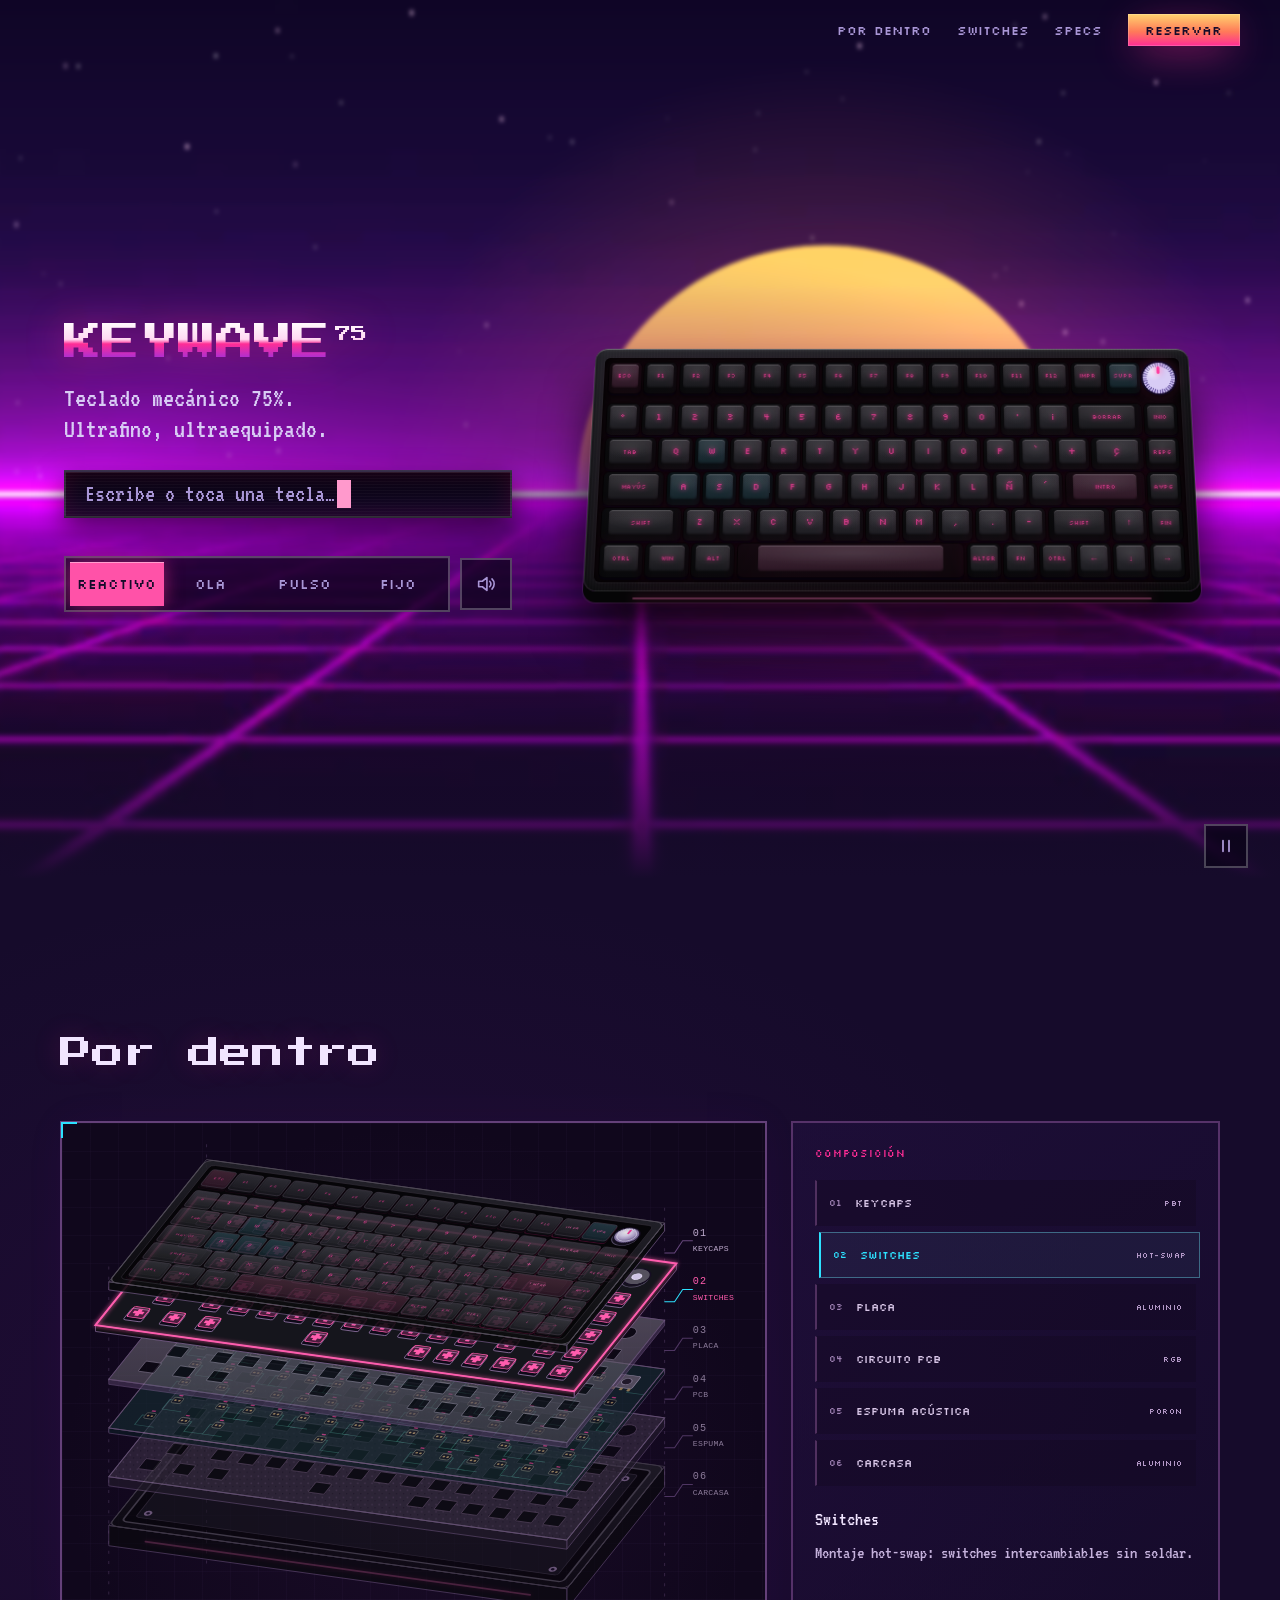
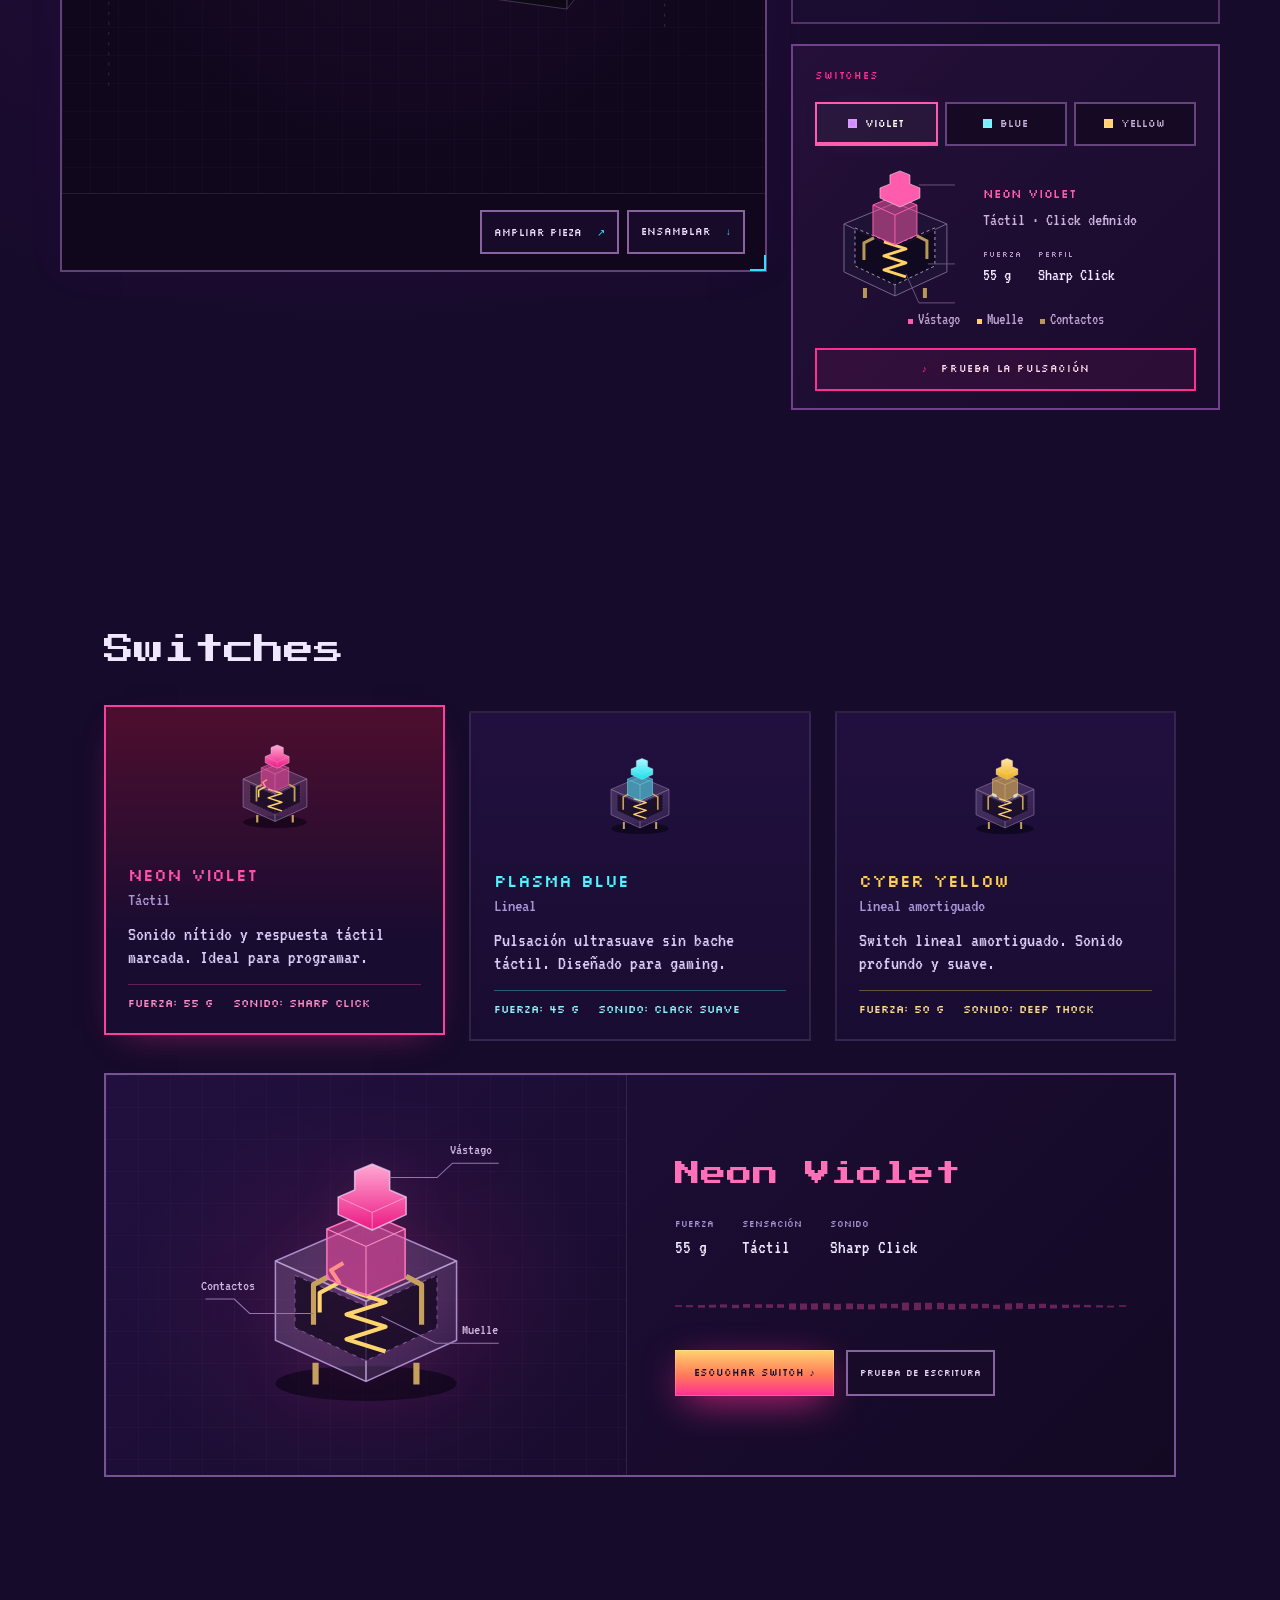
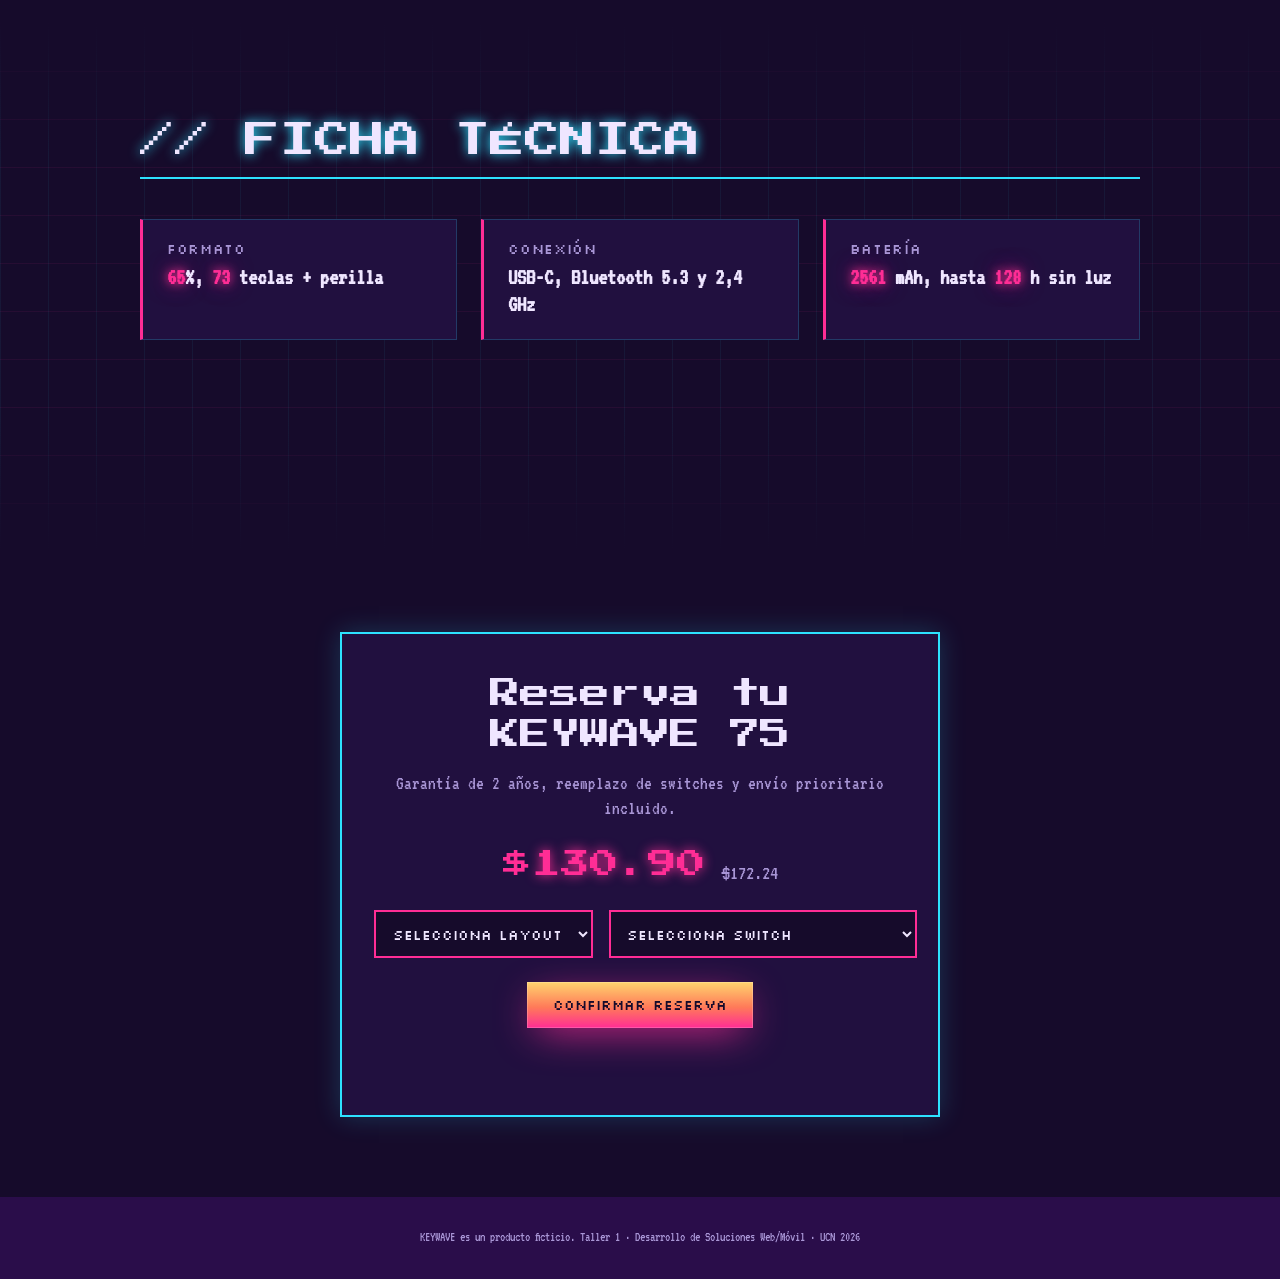
<file: index.html>
<!doctype html>
<html lang="es">

<head>
  <meta charset="utf-8">
  <meta name="viewport" content="width=device-width, initial-scale=1">
  <title>KEYWAVE 75 · Teclado mecánico</title>
  <meta name="description" content="KEYWAVE 75: teclado mecánico 75%. Ultrafino, ultraequipado.">
  <link rel="icon" href="assets/favicon.svg" type="image/svg+xml">
  <link rel="preconnect" href="https://fonts.googleapis.com">
  <link rel="preconnect" href="https://fonts.gstatic.com" crossorigin>
  <link href="https://fonts.googleapis.com/css2?family=Press+Start+2P&family=Silkscreen&family=VT323&display=swap"
    rel="stylesheet">
  <link rel="stylesheet" href="css/style.css">
</head>

<body>

  <div id="scroll-progress-container" aria-hidden="true">
    <div id="scroll-progress-bar"></div>
  </div>

  <header class="nav" id="nav">
    <a class="nav__logo" href="#inicio" aria-label="KEYWAVE, inicio">KEYWAVE</a>
    <button class="nav__toggle" id="nav-toggle" aria-expanded="false" aria-controls="menu-principal"
      aria-label="Abrir menú">
      <span></span><span></span><span></span>
    </button>
    <nav class="nav__links" id="menu-principal" aria-label="Secciones">
      <a href="#por-dentro">Por dentro</a>
      <a href="#switches">Switches</a>
      <a href="#specs">Specs</a>
      <a class="btn btn--small" href="#reservar">Reservar</a>
    </nav>
  </header>

  <main>
    <section class="hero" id="inicio">
      <div class="scene" id="scene" aria-hidden="true">
        <canvas class="scene__stars" id="stars"></canvas>
        <div class="scene__sun-glow"></div>
        <div class="scene__sun" id="sun"></div>
        <video class="scene__video" id="video-fondo" autoplay muted loop playsinline preload="auto"
          poster="assets/video/fondo-synthwave.jpg">
          <source src="assets/video/fondo-synthwave.mp4" type="video/mp4">
        </video>
      </div>

      <div class="hero__content">
        <h1 class="hero__title">KEYWAVE<span>75</span></h1>
        <p class="hero__lead">Teclado mecánico 75%. Ultrafino, ultraequipado.</p>

        <label class="screen" id="screen" for="entrada">
          <input class="screen__input" id="entrada" type="text" autocomplete="off" autocorrect="off"
            autocapitalize="off" spellcheck="false" enterkeyhint="done" aria-label="Escribe para iluminar el teclado">
          <span class="screen__text" id="screen-text" aria-hidden="true"
            data-placeholder="Escribe o toca una tecla…"></span><span class="screen__caret" aria-hidden="true"></span>
          <span class="screen__ppm" id="screen-ppm" aria-hidden="true"><b>0</b> ppm</span>
        </label>

        <div class="board-wrap" id="board-wrap">
          <div class="board" id="teclado-interactivo" role="img"
            aria-label="Teclado KEYWAVE 75 interactivo. Escribe con tu teclado o toca las teclas para iluminarlas.">
          </div>
        </div>

        <div class="hero__controls">
          <div class="segmented" id="modos" role="radiogroup" aria-label="Modo de luz">
            <span class="segmented__thumb" aria-hidden="true"></span>
            <button class="mode is-active" role="radio" aria-checked="true" tabindex="0"
              data-mode="reactivo">Reactivo</button>
            <button class="mode" role="radio" aria-checked="false" tabindex="-1" data-mode="ola">Ola</button>
            <button class="mode" role="radio" aria-checked="false" tabindex="-1" data-mode="respira">Pulso</button>
            <button class="mode" role="radio" aria-checked="false" tabindex="-1" data-mode="estatico">Fijo</button>
          </div>
          <button class="icon-btn" id="sound" aria-pressed="true" aria-label="Sonido de las teclas">
            <svg viewBox="0 0 24 24" aria-hidden="true">
              <path d="M4 9h4l5-4v14l-5-4H4z" />
              <path class="sound__waves" d="M16 9a4 4 0 0 1 0 6M18.5 6.5a7.5 7.5 0 0 1 0 11" />
            </svg>
          </button>
        </div>
      </div>

      <button class="icon-btn hero__pausa" id="pausa-fondo" aria-pressed="false" aria-label="Pausar el fondo animado">
        <svg class="icono-pausa" viewBox="0 0 24 24" aria-hidden="true">
          <path d="M8 5v14M16 5v14" />
        </svg>
        <svg class="icono-play" viewBox="0 0 24 24" aria-hidden="true">
          <path d="M7 5l12 7-12 7z" />
        </svg>
      </button>
    </section>

    <section id="por-dentro" class="inside-section" aria-labelledby="inside-title">
            <div class="inside-container">
                <div class="inside-heading">
                    <h2 id="inside-title">Por dentro</h2>
                </div>

                <div class="inside-layout">
                    <div class="inside-viewer">
                        <div class="inside-stage">
                            <svg id="inside-keyboard" viewBox="0 0 660 660" role="img" aria-labelledby="inside-svg-title inside-svg-description">
                                <title id="inside-svg-title">Interior del teclado KEYWAVE 75</title>
                                <desc id="inside-svg-description">Keycaps de PBT, switches hot-swap, placa de aluminio, PCB, espuma PORON, carcasa de aluminio y perilla metálica.</desc>
                            </svg>
                        </div>
                        <div class="inside-viewer-footer">
                            <div class="inside-view-actions">
                                <button id="inside-focus" class="inside-outline-button" type="button" aria-pressed="false" aria-controls="inside-keyboard">Ampliar pieza <span aria-hidden="true">↗</span></button>
                                <button id="inside-assembly" class="inside-outline-button" type="button" aria-pressed="false" aria-controls="inside-keyboard">Ensamblar <span aria-hidden="true">↓</span></button>
                            </div>
                        </div>
                    </div>

                    <div class="inside-controls">
                        <div class="inside-components">
                            <p class="inside-panel-label">Composición</p>
                            <div class="inside-layer-list" role="group" aria-label="Componentes del teclado">
                                <button type="button" class="inside-layer-button" data-layer="keycaps" aria-pressed="false"><span>01</span> Keycaps <span class="inside-layer-material">PBT</span></button>
                                <button type="button" class="inside-layer-button is-active" data-layer="switches" aria-pressed="true"><span>02</span> Switches <span class="inside-layer-material">HOT-SWAP</span></button>
                                <button type="button" class="inside-layer-button" data-layer="plate" aria-pressed="false"><span>03</span> Placa <span class="inside-layer-material">ALUMINIO</span></button>
                                <button type="button" class="inside-layer-button" data-layer="pcb" aria-pressed="false"><span>04</span> Circuito PCB <span class="inside-layer-material">RGB</span></button>
                                <button type="button" class="inside-layer-button" data-layer="foam" aria-pressed="false"><span>05</span> Espuma acústica <span class="inside-layer-material">PORON</span></button>
                                <button type="button" class="inside-layer-button" data-layer="case" aria-pressed="false"><span>06</span> Carcasa <span class="inside-layer-material">ALUMINIO</span></button>
                            </div>
                            <div class="inside-layer-detail" aria-live="polite" aria-atomic="true">
                                <h3 id="inside-layer-title">Switches</h3>
                                <p id="inside-layer-description">Montaje hot-swap: switches intercambiables sin soldar.</p>
                            </div>
                        </div>

                        <div class="inside-switch-panel">
                            <p class="inside-panel-label">Switches</p>
                            <div class="inside-switch-options" role="group" aria-label="Tipo de switch">
                                <button type="button" class="inside-switch-option is-active" data-switch="tactile" aria-pressed="true"><span class="inside-swatch inside-swatch-violet" aria-hidden="true"></span>Violet</button>
                                <button type="button" class="inside-switch-option" data-switch="linear" aria-pressed="false"><span class="inside-swatch inside-swatch-blue" aria-hidden="true"></span>Blue</button>
                                <button type="button" class="inside-switch-option" data-switch="silent" aria-pressed="false"><span class="inside-swatch inside-swatch-yellow" aria-hidden="true"></span>Yellow</button>
                            </div>
                            <div class="inside-switch-preview">
                                <svg id="inside-switch-cutaway" viewBox="0 0 160 150" role="img" aria-labelledby="inside-cutaway-title">
                                    <title id="inside-cutaway-title">Interior del switch: vástago, muelle y contactos</title>
                                    <path d="M29 63 80 42 132 63 132 111 80 135 29 111Z" fill="#1e1334" stroke="#7b638d"/>
                                    <path d="M29 63 80 87 132 63M80 87V135" fill="none" stroke="#7b638d"/>
                                    <path d="M40 67 80 84 120 67 120 105 80 124 40 105Z" fill="#0f091d" fill-opacity=".85" stroke="#ae8dc1" stroke-dasharray="3 3"/>
                                    <path d="m69 81 22 7-22 7 22 7-22 7 22 7" fill="none" stroke="#ffd166" stroke-width="3" stroke-linejoin="round"/>
                                    <path d="M49 99V82L59 77M112 98V80L102 75" fill="none" stroke="#b99759" stroke-width="3"/>
                                    <g class="inside-switch-stem">
                                        <path d="m58 44 22-9 22 9v30L80 84 58 74Z" fill="var(--inside-switch-color)" stroke="var(--inside-switch-color)" fill-opacity=".5"/>
                                        <path d="m58 44 22 10 22-10M80 54v30" fill="none" stroke="var(--inside-switch-color)"/>
                                        <path d="m65 27 10-4v-9l10-4 10 4v9l10 4v10l-20 9-20-9Z" fill="var(--inside-switch-color)" stroke="#fff" stroke-opacity=".5"/>
                                    </g>
                                    <path d="M50 127v10M110 127v10" stroke="#b99759" stroke-width="4"/>
                                    <path d="M104 24h36M113 103h27M91 113l13 29h36" fill="none" stroke="#6b527d"/>
                                </svg>
                                <div class="inside-switch-info" aria-live="polite" aria-atomic="true">
                                    <h3 id="inside-switch-name">Neon Violet</h3>
                                    <p id="inside-switch-type">Táctil · Click definido</p>
                                    <dl class="inside-switch-stats">
                                        <div><dt>FUERZA</dt><dd id="inside-switch-force">55 g</dd></div>
                                        <div><dt>PERFIL</dt><dd id="inside-switch-sound">Sharp Click</dd></div>
                                    </dl>
                                </div>
                            </div>
                            <div class="inside-cutaway-legend"><span>Vástago</span><span>Muelle</span><span>Contactos</span></div>
                            <button id="inside-test-switch" class="inside-test-button" type="button"><span aria-hidden="true">♪</span> Prueba la pulsación</button>
                        </div>
                    </div>
                </div>

            </div>
        </section>

    <section class="switches" id="switches">
      <div class="switches__head">
        <h2>Switches</h2>
      </div>

      <div class="switches__picker" role="radiogroup" aria-label="Tipo de switch">
        <button type="button" class="switch-card activo" role="radio" aria-checked="true" data-switch="tactile"
          style="--sw:330">
          <span class="switch__model" aria-hidden="true"><span class="switch__stem"></span><span
              class="switch__housing"></span></span>
          <span class="switch__name">Neon Violet</span>
          <span class="switch__tipo">Táctil</span>
          <span class="switch__desc">Sonido nítido y respuesta táctil marcada. Ideal para programar.</span>
          <span class="switch__datos"><span>Fuerza: 55 g</span><span>Sonido: Sharp Click</span></span>
        </button>

        <button type="button" class="switch-card" role="radio" aria-checked="false" data-switch="linear"
          style="--sw:184">
          <span class="switch__model" aria-hidden="true"><span class="switch__stem"></span><span
              class="switch__housing"></span></span>
          <span class="switch__name">Plasma Blue</span>
          <span class="switch__tipo">Lineal</span>
          <span class="switch__desc">Pulsación ultrasuave sin bache táctil. Diseñado para gaming.</span>
          <span class="switch__datos"><span>Fuerza: 45 g</span><span>Sonido: Clack Suave</span></span>
        </button>

        <button type="button" class="switch-card" role="radio" aria-checked="false" data-switch="silent"
          style="--sw:43">
          <span class="switch__model" aria-hidden="true"><span class="switch__stem"></span><span
              class="switch__housing"></span></span>
          <span class="switch__name">Cyber Yellow</span>
          <span class="switch__tipo">Lineal amortiguado</span>
          <span class="switch__desc">Switch lineal amortiguado. Sonido profundo y suave.</span>
          <span class="switch__datos"><span>Fuerza: 50 g</span><span>Sonido: Deep Thock</span></span>
        </button>
      </div>

      <p class="sr-only" id="switch-estado" aria-live="polite">Seleccionado: Neon Violet</p>

      <div class="sound-lab" id="sound-lab" data-switch="tactile" aria-label="Vista ampliada y prueba del switch seleccionado">
        <div class="sound-lab__visual">
          <button id="lab-switch-key" class="lab-switch-key" type="button" aria-label="Pulsar el switch seleccionado para escucharlo">
            <svg id="lab-switch-svg" viewBox="0 0 340 290" aria-hidden="true">
              <defs>
                <linearGradient id="lab-housing" x1="0" y1="0" x2="1" y2="1"><stop stop-color="#bca1d0" stop-opacity=".2"/><stop offset="1" stop-color="#3b2457" stop-opacity=".5"/></linearGradient>
                <linearGradient id="lab-stem-fill" x1="0" y1="0" x2="0" y2="1"><stop stop-color="hsl(var(--accent-h) 100% 83%)"/><stop offset="1" stop-color="hsl(var(--accent-h) 85% 51%)"/></linearGradient>
              </defs>
              <ellipse cx="170" cy="253" rx="88" ry="17" fill="#03010b" opacity=".5"/>
              <g class="lab-switch-body">
                <path d="m82 134 88-38 88 38v77l-88 40-88-40Z" fill="url(#lab-housing)" stroke="#ab8bc9" stroke-width="1.5"/>
                <path d="m82 134 88 39 88-39M170 173v78" fill="none" stroke="#b69bcd" stroke-width="1.5"/>
                <path d="m101 148 69 30 69-30v51l-69 32-69-32Z" fill="#13091f" fill-opacity=".76" stroke="#7c589c" stroke-dasharray="4 5"/>
                <path d="M119 196v-39l15-8M224 196v-39l-15-8" fill="none" stroke="#c6a05d" stroke-width="5" stroke-linejoin="round"/>
                <path class="lab-tactile-leaf" d="M125 184v-19l19-10-8-12 12-7" fill="none" stroke="#ffd36e" stroke-width="4" stroke-linejoin="round"/>
                <path d="M121 233v21M219 233v21" fill="none" stroke="#c6a05d" stroke-width="6"/>
                <g class="lab-switch-spring"><path d="m151 162 38 12-38 12 38 12-38 12 38 12" fill="none" stroke="#ffd36e" stroke-width="4" stroke-linejoin="round"/></g>
                <g class="lab-switch-stem">
                  <path d="m132 103 38-16 38 16v48l-38 17-38-17Z" fill="hsl(var(--accent-h) 100% 65% / .5)" stroke="hsl(var(--accent-h) 100% 73%)" stroke-width="1.5"/>
                  <path d="m132 103 38 17 38-17M170 120v48" fill="none" stroke="hsl(var(--accent-h) 100% 78%)"/>
                  <g class="lab-silent-dampers" fill="#cce3d4" stroke="#fff" stroke-opacity=".5"><path d="m132 145 12 5v9l-12-5Z"/><path d="m196 151 12-5v9l-12 5Z"/></g>
                  <path d="m143 72 16-7V47l17-7 17 7v18l16 7v17l-33 15-33-15Z" fill="url(#lab-stem-fill)" stroke="#f4dbff" stroke-opacity=".7" stroke-width="1.5"/>
                  <path d="m143 72 33 15 33-15M176 87v17" fill="none" stroke="#fff" stroke-opacity=".4"/>
                </g>
              </g>
              <g class="lab-annotations" fill="none" stroke="#9575ac">
                <path d="M193 53h46l15-14h45"/><path d="m185 188 53 26h61"/><path d="M119 185H57l-15-14H14"/>
              </g>
              <g class="lab-annotation-text" fill="#cdb4df" font-family="VT323, monospace" font-size="15"><text x="252" y="30">Vástago</text><text x="263" y="205">Muelle</text><text x="10" y="162">Contactos</text></g>
            </svg>
          </button>
        </div>
        <div class="sound-lab__detail">
          <h3 id="lab-switch-name">Neon Violet</h3>
          <dl class="lab-stats"><div><dt>FUERZA</dt><dd id="lab-switch-force">55 g</dd></div><div><dt>SENSACIÓN</dt><dd id="lab-switch-feel">Táctil</dd></div><div><dt>SONIDO</dt><dd id="lab-switch-sound">Sharp Click</dd></div></dl>
          <div class="lab-wave" aria-hidden="true"></div>
          <div class="lab-actions"><button id="lab-listen" class="btn" type="button">Escuchar switch <span aria-hidden="true">♪</span></button><button id="lab-typing" class="inside-outline-button" type="button" aria-pressed="false">Prueba de escritura</button></div>
          <p class="sr-only" id="lab-playback-status" role="status"></p>
        </div>
      </div>
    </section>

      <section class="specs-section" id="specs">
        <div class="specs-container">
          <h2 class="specs-title text-cyber-reveal">// FICHA TÉCNICA</h2>

          <div class="specs-grid">
            <!-- Item 1 -->
            <div class="spec-card text-cyber-reveal">
              <span class="spec-label">Formato</span>
              <strong class="spec-value"><span class="contador" data-meta="75">75</span>%, <span class="contador"
                  data-meta="84">84</span> teclas + perilla</strong>
            </div>

            <!-- Item 2 -->
            <div class="spec-card text-cyber-reveal">
              <span class="spec-label">Conexión</span>
              <strong class="spec-value">USB-C, Bluetooth 5.3 y 2,4 GHz</strong>
            </div>

            <!-- Item 3 -->
            <div class="spec-card text-cyber-reveal">
              <span class="spec-label">Batería</span>
              <strong class="spec-value"><span class="contador" data-meta="4000">4000</span> mAh, hasta <span
                  class="contador" data-meta="200">200</span> h sin luz</strong>
            </div>

            <!-- Item 4 -->
            <div class="spec-card text-cyber-reveal">
              <span class="spec-label">Luz</span>
              <strong class="spec-value">RGB por tecla, <span class="contador" data-meta="4">4</span> modos</strong>
            </div>

            <!-- Item 5 -->
            <div class="spec-card text-cyber-reveal">
              <span class="spec-label">Polling</span>
              <strong class="spec-value"><span class="contador" data-meta="1000">1000</span> Hz con cable</strong>
            </div>

            <!-- Item 6 -->
            <div class="spec-card text-cyber-reveal">
              <span class="spec-label">Peso</span>
              <strong class="spec-value"><span class="contador" data-meta="1.6" data-decimales="1"
                  data-coma="true">1,6</span> kg</strong>
            </div>
          </div>
        </div>
      </section>

      <!-- RESERVA DE KEYWAVE 75 -->
      <section class="reservar-section" id="reservar">
        <div class="reservar-card">
          <h2 class="text-cyber-reveal">Reserva tu KEYWAVE 75</h2>
          <p class="reservar-lead text-cyber-reveal">Garantía de 2 años, reemplazo de switches y envío prioritario
            incluido.</p>

          <div class="reservar-precio text-cyber-reveal">
            <span class="precio-actual">$<span class="contador" data-meta="189.99" data-decimales="2"
                data-duracion="2000">189.99</span></span>
            <span class="precio-anterior">$<span class="contador" data-meta="249.99" data-decimales="2"
                data-duracion="2000">249.99</span></span>
          </div>

          <form id="form-reserva" class="reservar-form text-cyber-reveal" onsubmit="confirmarReserva(event)">
            <div class="reservar-selects">
              <select required class="reserva-input">
                <option value="">Selecciona Layout</option>
                <option value="es">Español (Con Ñ)</option>
                <option value="us">Inglés US</option>
              </select>
              <select required class="reserva-input">
                <option value="">Selecciona Switch</option>
                <option value="violet">Neon Violet (Tactile)</option>
                <option value="blue">Plasma Blue (Linear)</option>
                <option value="yellow">Cyber Yellow (Silent Thock)</option>
              </select>
            </div>

            <button type="submit" class="btn">
              CONFIRMAR RESERVA
            </button>
          </form>

          <p class="reserva-stock text-cyber-reveal">Quedan exactamente <span class="contador" data-meta="14">14</span>
            unidades disponibles en el inventario.</p>
        </div>
      </section>
  </main>


  <!-- Mensaje de reserva confirmada (reemplaza al alert) -->
  <div class="modal-reserva" id="modal-reserva" role="dialog" aria-modal="true" aria-labelledby="modal-titulo"
    aria-describedby="modal-texto" hidden>
    <div class="modal-reserva__caja">
      <h3 class="modal-reserva__titulo" id="modal-titulo">¡Reserva completada!</h3>
      <p class="modal-reserva__texto" id="modal-texto">
        Tu orden de KEYWAVE 75 ha sido registrada con éxito.
      </p>
      <p class="modal-reserva__detalle" id="modal-detalle"></p>
      <button type="button" class="btn" id="modal-cerrar">ACEPTAR</button>
    </div>
  </div>
  <footer class="footer">
    <p>KEYWAVE es un producto ficticio. Taller 1 · Desarrollo de Soluciones Web/Móvil · UCN 2026</p>
  </footer>

  <!-- Librería de animación: GSAP (contadores de la ficha técnica, precio y modal de reserva) -->
  <script src="https://cdnjs.cloudflare.com/ajax/libs/gsap/3.12.5/gsap.min.js"></script>
  <script src="js/script.js"></script>
</body>

</html>
</file>
<file: css/style.css>
:root {
  --night: #160b2b;
  --night-2: #21103f;
  --dusk: #3a1468;
  --magenta: #ff2d95;
  --cyan: #2de2ff;
  --sun-top: #ffd36e;
  --sun-mid: #ff7a59;
  --chrome: #efe6ff;
  --muted: #a996d6;

  --accent-h: 330;
  --accent: hsl(var(--accent-h) 100% 62%);

  --display: "Press Start 2P", monospace;
  --ui: "Silkscreen", monospace;
  --body: "VT323", monospace;

  --u: clamp(19px, calc((100vw - 40px) / 16.8), 54px);
}

*, *::before, *::after { box-sizing: border-box; }

html { scroll-behavior: smooth; }

body {
  margin: 0;
  background: var(--night);
  color: var(--chrome);
  font-family: var(--body);
  font-size: 1.4rem;
  line-height: 1.3;
  -webkit-font-smoothing: antialiased;
  overflow-x: hidden;
}

h1, h2, h3 { margin: 0; line-height: 1.1; }
h2 { font-family: var(--display); font-size: clamp(1.1rem, 2.6vw, 1.9rem); font-weight: 400; line-height: 1.35; }
p { margin: 0; }

a { color: inherit; }

:focus-visible { outline: 2px solid var(--cyan); outline-offset: 3px; border-radius: 0; }

.sr-only {
  position: absolute; width: 1px; height: 1px; overflow: hidden;
  clip: rect(0 0 0 0); white-space: nowrap;
}

.btn {
  display: inline-block;
  font: 400 .85rem/1 var(--ui);
  color: var(--night);
  background: linear-gradient(180deg, var(--sun-top), var(--sun-mid) 55%, var(--magenta));
  border: 0;
  border-radius: 0;
  padding: 1rem 1.6rem;
  text-decoration: none;
  cursor: pointer;
  box-shadow: 0 0 0 1px #ffffff30 inset, 0 10px 40px -10px var(--magenta);
  transition: transform .15s ease, box-shadow .2s ease;
}
.btn:hover { transform: translateY(-2px); box-shadow: 0 0 0 1px #ffffff40 inset, 0 16px 50px -10px var(--magenta); }
.btn:active { transform: translateY(1px); }
.btn--small { padding: .6rem 1.1rem; font-size: .9rem; }

.nav {
  position: fixed; inset: 0 0 auto 0; z-index: 50;
  display: flex; align-items: center; gap: 2rem;
  padding: .9rem clamp(1rem, 4vw, 2.5rem);
  transition: background .3s ease, backdrop-filter .3s ease;
}
.nav.is-scrolled { background: #160b2bcc; backdrop-filter: blur(12px); }
.nav__logo {
  font-family: var(--display); font-size: .9rem; text-decoration: none;
  color: var(--chrome); letter-spacing: .04em;
  transition: opacity .3s ease, visibility 0s;
}
.nav:not(.con-logo) .nav__logo { opacity: 0; visibility: hidden; transition: opacity .3s ease, visibility 0s .3s; }
.nav__links { display: flex; align-items: center; gap: 1.6rem; margin-left: auto; }
.nav__links a { text-decoration: none; color: var(--muted); font-family: var(--ui); font-size: .8rem; transition: color .2s; }
.nav__links a:hover { color: var(--chrome); }
.nav__links .btn { color: var(--night); }
.nav__toggle { display: none; }

#scroll-progress-container {
  position: fixed; top: 0; left: 0; z-index: 60;
  width: 100%; height: 4px;
  pointer-events: none;
}
#scroll-progress-bar {
  height: 100%; width: 0%;
  background: linear-gradient(90deg, var(--magenta), var(--cyan), var(--magenta));
  box-shadow: 0 0 10px var(--cyan), 0 0 20px var(--magenta);
}

.hero {
  position: relative;
  min-height: 100svh;
  display: grid;
  place-items: center;
  overflow: hidden;
  isolation: isolate;
  padding: 5.5rem 1rem 3rem;
}

.hero::after {
  content: ""; position: absolute; left: 0; right: 0; bottom: 0; height: 30%;
  z-index: -1;
  background: linear-gradient(180deg, transparent, var(--night) 92%);
  pointer-events: none;
}

.scene {
  --horizon: 55%;
  position: absolute; inset: 0; z-index: -1;
  overflow: hidden;
  background: linear-gradient(180deg, #0d0620 0%, #1d0c3c calc(var(--horizon) * .55), #4a1560 var(--horizon), #12051f var(--horizon));
  filter: blur(2px) saturate(1.15);
  transform: translateY(var(--parallax, 0px)) scale(1.04);
}
.scene::after {
  content: ""; position: absolute; inset: 0;
  background: radial-gradient(ellipse 60% 45% at 50% 60%, #160b2b88, transparent 70%);
}
.scene__stars { position: absolute; left: 0; top: 0; width: 100%; height: var(--horizon); }

.scene__sun, .scene__sun-glow {
  position: absolute; left: 50%; top: var(--horizon);
  width: var(--sun-size, min(60vw, 480px)); aspect-ratio: 1;
  border-radius: 50%;
  translate: -50% calc(-50% + var(--sun-y, 0px));
}
.scene__sun {
  background: linear-gradient(180deg, var(--sun-top) 8%, var(--sun-mid) 45%, var(--magenta) 78%);
  -webkit-mask-image: linear-gradient(180deg, #000 52%, transparent 52% 55%, #000 55% 62%, transparent 62% 66%, #000 66% 72%, transparent 72% 77%, #000 77% 82%, transparent 82% 88%, #000 88% 92%, transparent 92%);
          mask-image: linear-gradient(180deg, #000 52%, transparent 52% 55%, #000 55% 62%, transparent 62% 66%, #000 66% 72%, transparent 72% 77%, #000 77% 82%, transparent 82% 88%, #000 88% 92%, transparent 92%);
  clip-path: inset(0 0 calc(50% + var(--sun-y, 0px)) 0);
}
.scene__sun-glow {
  background: radial-gradient(circle, #ff2d9555 0%, #ff7a5922 40%, transparent 68%);
  scale: 1.8;
  clip-path: inset(0 0 calc(50% + var(--sun-y, 0px) / 1.8) 0);
}
.scene__video {
  position: absolute; inset: 0;
  width: 100%; height: 100%;
  object-fit: cover;
  mix-blend-mode: screen;
  pointer-events: none;
}

.hero__content {
  display: flex; flex-direction: column; align-items: center;
  text-align: center;
  width: 100%;
}
.hero__title {
  font-family: var(--display);
  font-weight: 400;
  font-size: clamp(1.6rem, 10.8vw, 3.4rem);
  line-height: 1.2;
  letter-spacing: 0;
  background: linear-gradient(180deg, #ffffff 0%, #ffd9f2 42%, var(--magenta) 52%, #7b2ff7 100%);
  -webkit-background-clip: text; background-clip: text;
  color: transparent;
  filter: drop-shadow(0 0 18px #ff2d9566);
  display: flex; align-items: flex-start; gap: .12em;
}
.hero__title span {
  font-family: var(--display); font-weight: 400;
  font-size: .42em; line-height: 1;
  margin-top: .35em;
  -webkit-text-stroke: 0;
}
.hero__lead {
  margin-top: 1rem;
  max-width: 34ch;
  font-size: clamp(1.4rem, 2.4vw, 1.7rem);
  line-height: 1.15;
  color: #e3d6ff;
  text-shadow: 0 0 6px #160b2b, 0 0 18px #160b2bcc, 0 2px 12px #160b2b;
}

.screen {
  position: relative;
  display: flex; align-items: center; justify-content: center;
  margin: 1.6rem 0 1.2rem;
  min-height: 44px;
  cursor: text;
  min-width: min(28rem, 90vw);
  max-width: 90vw;
  padding: .5rem 4.8rem;
  border-radius: 0;
  background:
    repeating-linear-gradient(180deg, #ffffff07 0 1px, transparent 1px 3px),
    linear-gradient(180deg, #08030f, #130828);
  border: 2px solid #ffffff26;
  box-shadow:
    inset 0 0 22px hsl(var(--accent-h) 100% 50% / .14),
    inset 0 1px 0 #ffffff12,
    0 10px 28px #0009;
  font: 400 1.55rem/1.1 var(--body);
  color: hsl(var(--accent-h) 100% 80%);
  text-shadow: 0 0 10px hsl(var(--accent-h) 100% 60% / .85);
  overflow: hidden; white-space: pre;
  transition: color .4s ease, text-shadow .4s ease, box-shadow .4s ease;
}
.screen__text:empty::before { content: attr(data-placeholder); color: var(--muted); text-shadow: none; }
.screen:focus-within {
  border-color: hsl(var(--accent-h) 100% 70% / .7);
  box-shadow:
    0 0 0 3px hsl(var(--accent-h) 100% 60% / .25),
    inset 0 0 22px hsl(var(--accent-h) 100% 50% / .2),
    0 10px 28px #0009;
}
.screen__input {
  position: absolute; inset: 0;
  width: 100%; height: 100%;
  margin: 0; padding: 0; border: 0;
  opacity: 0;
  font-size: 16px;
  background: transparent; color: transparent; caret-color: transparent;
  cursor: text;
}
.screen__caret {
  width: .55em; height: 1.1em; margin-left: 2px;
  background: currentColor; animation: caret 1s steps(1) infinite;
}
@keyframes caret { 50% { opacity: 0; } }
.screen__ppm {
  position: absolute; right: .9rem; top: 50%; translate: 0 -50%;
  font-size: 1.1rem; letter-spacing: .02em;
  color: var(--muted); text-shadow: none;
  opacity: 0; transition: opacity .5s ease;
}
.screen__ppm.is-on { opacity: 1; }
.screen__ppm b { color: hsl(var(--accent-h) 100% 80%); font-weight: 700; }

.board-wrap {
  --glow-h: 330; --glow-l: 0;
  position: relative;
  perspective: 1400px;
  max-width: 100%;
}
.board-wrap::after {
  content: ""; position: absolute; z-index: -1;
  left: 6%; right: 6%; bottom: calc(var(--u) * -1.2); height: calc(var(--u) * 1.8);
  border-radius: 50%;
  background: hsl(var(--glow-h) 100% 58%);
  opacity: calc(.12 + var(--glow-l) * .7);
  filter: blur(calc(var(--u) * .9));
  pointer-events: none;
}
.board {
  --tilt: 0deg; --rx: 0deg; --ry: 0deg;
  position: relative;
  padding: calc(var(--u) * .36);
  border-radius: calc(var(--u) * .34);
  background:
    linear-gradient(180deg, #ffffff1f 0, #ffffff06 calc(var(--u) * .1), transparent calc(var(--u) * .25)),
    repeating-linear-gradient(90deg, #ffffff04 0 1px, transparent 1px 3px),
    linear-gradient(165deg, #232329, #121215 60%, #0b0b0d);
  box-shadow:
    0 0 0 1px #ffffff1c inset,
    0 1px 0 #ffffff38 inset,
    0 -3px 8px #00000066 inset,
    0 calc(var(--u) * .3) 0 #050506,
    0 calc(var(--u) * .3) 0 1px #ffffff12,
    0 calc(var(--u) * 1.1) calc(var(--u) * 1.4) -.3rem #000d;
  transform: rotateX(calc(var(--tilt) + var(--rx))) rotateY(var(--ry));
  transform-origin: 50% 70%;
  touch-action: manipulation;
  user-select: none; -webkit-user-select: none;
}
.board::before {
  content: ""; position: absolute; inset: calc(var(--u) * .27);
  border-radius: calc(var(--u) * .16);
  background: #050506;
  box-shadow: inset 0 2px 6px #000d, 0 1px 0 #ffffff10;
}
.board::after {
  content: ""; position: absolute;
  left: 8%; right: 8%; bottom: calc(var(--u) * -.2);
  height: 2px; border-radius: 2px;
  background: hsl(var(--glow-h) 100% 72%);
  box-shadow:
    0 0 calc(var(--u) * .25) hsl(var(--glow-h) 100% 62%),
    0 0 calc(var(--u) * .7) hsl(var(--glow-h) 100% 55%);
  opacity: calc(.3 + var(--glow-l) * .7);
}
.board__row { position: relative; display: flex; }
.board__row--f { margin-bottom: calc(var(--u) * .2); }

.key {
  --w: 1; --h: var(--accent-h); --l: 0;
  --top: #1c1c21; --skirt: #101013;
  position: relative;
  width: calc(var(--w) * var(--u));
  height: var(--u);
  padding: calc(var(--u) * .045);
  flex: none;
  cursor: pointer;
  -webkit-tap-highlight-color: transparent;
}
.key--mod  { --top: #18181c; --skirt: #0d0d10; }
.key--rosa { --top: #2c1624; --skirt: #180b13; }
.key--cian { --top: #13242b; --skirt: #0a1418; }

.key::before {
  content: ""; position: absolute; inset: calc(var(--u) * -.05);
  border-radius: calc(var(--u) * .2);
  background: hsl(var(--h) 100% 58%);
  opacity: calc(var(--l) * .75);
  filter: blur(calc(var(--u) * .2));
}
.cap {
  position: relative;
  display: flex; align-items: flex-start; justify-content: flex-start;
  width: 100%; height: 100%;
  padding: calc(var(--u) * .12) calc(var(--u) * .17) calc(var(--u) * .2);
  border-radius: calc(var(--u) * .14);
  background:
    linear-gradient(90deg, #00000040, transparent 22% 78%, #00000040),
    linear-gradient(180deg, var(--skirt), color-mix(in srgb, var(--skirt) 70%, #000));
  box-shadow:
    0 0 0 1px #00000080,
    0 calc(var(--u) * .06) 0 #06020d,
    0 calc(var(--u) * .1) calc(var(--u) * .14) #000b;
  transition: transform .22s cubic-bezier(.3, 1.8, .5, 1), box-shadow .22s ease;
}
.cap::before {
  content: ""; position: absolute;
  left: 9%; right: 9%; top: 6%; bottom: 18%;
  border-radius: calc(var(--u) * .1);
  background:
    linear-gradient(hsl(var(--h) 100% 60% / calc(var(--l) * .2)), transparent),
    radial-gradient(ellipse 85% 70% at 50% 30%, #ffffff12, transparent 70%),
    linear-gradient(180deg, color-mix(in srgb, var(--top) 90%, #fff), var(--top));
  box-shadow: inset 0 1px 0 #ffffff2e, inset 0 -1px 2px #0007;
}
.legend {
  position: absolute;
  left: 9%; right: 9%; top: 6%; bottom: 18%;
  display: flex; align-items: center; justify-content: center;
  font: 400 calc(var(--u) * .16 * var(--ajuste, 1))/1 var(--ui);
  color: hsl(var(--h) 100% calc(60% + var(--l) * 30%));
  text-shadow: 0 0 calc(var(--u) * (.1 + var(--l) * .35)) hsl(var(--h) 100% 55%);
  opacity: calc(.72 + var(--l) * .28);
  white-space: nowrap;
}
.key--alpha .legend { font-size: calc(var(--u) * .24 * var(--ajuste, 1)); }
.key.is-down .cap {
  transform: translateY(calc(var(--u) * .055));
  box-shadow:
    0 0 0 1px #00000080,
    0 calc(var(--u) * .01) 0 #06020d,
    0 calc(var(--u) * .03) calc(var(--u) * .05) #000b;
  transition-duration: .04s;
}

.knob {
  position: relative;
  width: var(--u); height: var(--u);
  padding: calc(var(--u) * .05);
  flex: none;
  cursor: pointer;
  background: none; border: 0;
}
.knob__body {
  position: relative;
  display: block; width: 100%; height: 100%;
  border-radius: 50%;
  background:
    radial-gradient(circle at 34% 28%, #ffffffb0, transparent 32%),
    radial-gradient(circle, #d8ccf5 0 52%, transparent 53%),
    repeating-conic-gradient(from 0deg, #c9bbee 0 5deg, #7d6bb0 5deg 10deg);
  box-shadow:
    0 0 0 2px #120826,
    0 calc(var(--u) * .09) calc(var(--u) * .14) #000c,
    0 0 calc(var(--u) * .45) hsl(var(--glow-h) 100% 60% / calc(.25 + var(--glow-l) * .6));
  transform: rotate(var(--knob, 0deg));
  transition: transform .45s cubic-bezier(.3, 1.6, .5, 1);
}
.knob__body::after {
  content: ""; position: absolute; left: 50%; top: 12%;
  width: 9%; height: 26%; translate: -50% 0;
  border-radius: 4px;
  background: hsl(var(--accent-h) 100% 62%);
  box-shadow: 0 0 6px hsl(var(--accent-h) 100% 60%);
}
.knob:focus-visible { outline-offset: 0; border-radius: 50%; }

.hero__controls {
  display: flex; align-items: center; justify-content: center; gap: .6rem;
  width: min(100%, 30rem);
  margin-top: calc(var(--u) * .9 + .8rem);
}
.segmented {
  --i: 0;
  position: relative;
  flex: 1;
  display: grid; grid-template-columns: repeat(4, 1fr);
  padding: 4px;
  border-radius: 0;
  background: #0b0418b8;
  border: 2px solid #ffffff40;
  box-shadow: inset 0 1px 0 #ffffff0d;
}
.segmented__thumb {
  position: absolute; top: 4px; bottom: 4px; left: 4px;
  width: calc((100% - 8px) / 4);
  border-radius: 0;
  background: hsl(var(--accent-h) 100% 66%);
  box-shadow: 0 0 18px hsl(var(--accent-h) 100% 60% / .5), inset 0 1px 0 #ffffff70;
  transform: translateX(calc(var(--i) * 100%));
  transition: transform .38s cubic-bezier(.3, 1.25, .5, 1), background .4s ease, box-shadow .4s ease;
}
.mode {
  position: relative; z-index: 1;
  min-height: 44px; padding: 0 .4rem;
  font: 400 .85rem/1 var(--ui);
  color: var(--muted);
  background: none; border: 0; border-radius: 0;
  cursor: pointer;
  transition: color .25s ease, transform .12s ease;
}
.mode:hover { color: var(--chrome); }
.mode:active { transform: scale(.96); }
.mode.is-active { color: var(--night); }
.mode:focus-visible { outline-offset: -3px; }

.icon-btn {
  flex: none;
  display: grid; place-items: center;
  width: 52px; height: 52px;
  padding: 0;
  color: var(--muted);
  background: #0b0418b8;
  border: 2px solid #ffffff40; border-radius: 0;
  cursor: pointer;
  transition: color .2s ease, border-color .2s ease, transform .12s ease;
}
.icon-btn:hover { color: var(--chrome); border-color: #ffffff40; }
.icon-btn:active { transform: scale(.92); }
.icon-btn svg { width: 22px; height: 22px; fill: none; stroke: currentColor; stroke-width: 1.8; stroke-linecap: round; stroke-linejoin: round; }
#sound[aria-pressed="false"] .sound__waves { opacity: .15; }

.hero__pausa {
  position: absolute; z-index: 2;
  right: clamp(1rem, 3vw, 2rem); bottom: clamp(1rem, 3vw, 2rem);
  width: 44px; height: 44px;
}
.hero__pausa svg { width: 18px; height: 18px; stroke-width: 2.4; }
.hero__pausa .icono-play { display: none; fill: currentColor; stroke: none; }
.hero__pausa[aria-pressed="true"] .icono-pausa { display: none; }
.hero__pausa[aria-pressed="true"] .icono-play { display: block; }

.hero__title, .hero__lead, .screen, .board-wrap, .hero__controls {
  animation: rise .9s cubic-bezier(.2, .8, .2, 1) both;
}
.hero__lead { animation-delay: .12s; }
.screen { animation-delay: .22s; }
.board-wrap { animation-delay: .32s; animation-duration: 1.2s; }
.hero__controls { animation-delay: .6s; }
@keyframes rise {
  from { opacity: 0; transform: translateY(28px); }
  to { opacity: 1; transform: none; }
}

.switches {
  padding: clamp(5rem, 12vw, 9rem) clamp(1rem, 5vw, 4rem);
  max-width: 1200px; margin: 0 auto;
}
.switches__head { max-width: 40rem; }
.switches__head p { margin-top: .9rem; color: var(--muted); }
.switches__picker {
  display: grid;
  grid-template-columns: repeat(3, minmax(0, 1fr));
  gap: clamp(.75rem, 2vw, 1.5rem);
  margin-top: 3rem;
}
.switch-card {
  --sw: 330;
  display: grid;
  justify-items: start;
  align-content: start;
  gap: .35rem;
  text-align: left;
  padding: 1.5rem 1.4rem 1.4rem;
  font: inherit; color: inherit;
  background: linear-gradient(180deg, #21103f, #190c31);
  border: 1px solid #ffffff17;
  border-radius: 0;
  border-width: 2px;
  cursor: pointer;
  transition: border-color .3s, transform .3s, background .3s;
}
.switch-card:hover { border-color: #ffffff33; transform: translateY(-4px); }
.switch-card.activo {
  border-color: hsl(var(--sw) 100% 62%);
  background: linear-gradient(180deg, hsl(var(--sw) 70% 18%), #190c31 70%);
}
.switch__model {
  position: relative;
  width: 84px; height: 96px;
  margin-bottom: 1rem;
  justify-self: center;
}
.switch__stem {
  position: absolute; left: 50%; top: 0;
  width: 30px; height: 44px; translate: -50% 0;
  background:
    linear-gradient(hsl(var(--sw) 100% 60%), hsl(var(--sw) 100% 45%)) center / 30% 100% no-repeat,
    linear-gradient(hsl(var(--sw) 100% 60%), hsl(var(--sw) 100% 45%)) center 30% / 100% 26% no-repeat;
  filter: drop-shadow(0 0 8px hsl(var(--sw) 100% 55% / .7));
  transition: transform .12s ease;
}
.switch__housing {
  position: absolute; left: 0; right: 0; bottom: 0; height: 64px;
  border-radius: 0;
  background:
    linear-gradient(180deg, #ffffff40, transparent 35%),
    linear-gradient(180deg, #4a3a6e, #2a1f45);
  box-shadow: 0 0 0 1px #ffffff22 inset, 0 8px 18px #0008;
}
.switch__housing::after {
  content: ""; position: absolute; left: 20%; right: 20%; top: 10px; height: 8px;
  border-radius: 0; background: hsl(var(--sw) 100% 70% / .5);
}
.switch-card.is-pressing .switch__stem { transform: translateY(14px); }
.switch__name { font-family: var(--ui); font-size: 1.05rem; color: hsl(var(--sw) 100% 66%); }
.switch__tipo { font-size: 1.15rem; color: var(--muted); margin-top: -.2rem; }
.switch__desc { color: #d9cbf5; font-size: 1.25rem; line-height: 1.15; margin-top: .3rem; }
.switch__datos {
  display: flex; flex-wrap: wrap; gap: .3rem 1.2rem;
  margin-top: .6rem; padding-top: .7rem;
  border-top: 1px solid hsl(var(--sw) 100% 62% / .35);
  width: 100%;
  font-family: var(--ui); font-size: .7rem;
  color: hsl(var(--sw) 100% 78%);
}
.switch-estado { margin-top: 1.6rem; color: var(--muted); }

.footer {
  padding: 2rem 1rem;
  text-align: center;
  font-size: .85rem;
  color: var(--muted);
  background: #2a0d4a;
}

@media (min-width: 1000px) {
  .hero { place-items: center; padding: 6rem clamp(2rem, 5vw, 5rem) 4rem; }

  .hero__content {
    --u: clamp(22px, 2.85vw, 46px);
    display: grid;
    grid-template-columns: minmax(0, .9fr) minmax(0, 1.25fr);
    grid-template-areas:
      "titulo    teclado"
      "lead      teclado"
      "pantalla  teclado"
      "controles teclado";
    align-content: center;
    column-gap: clamp(1rem, 3vw, 3rem);
    max-width: 1400px;
    text-align: left;
  }
  .hero__title    { grid-area: titulo; align-self: end; justify-content: flex-start; white-space: nowrap; font-size: clamp(1.7rem, 3vw, 3.4rem); }
  .hero__lead     { grid-area: lead; max-width: 26ch; text-shadow: none; color: #d9ccf5; }
  .screen         { grid-area: pantalla; justify-self: start; justify-content: flex-start; width: 100%; min-width: 0; max-width: 28rem; padding: .5rem 1.2rem; }
  .screen__ppm    { display: none; }
  .board-wrap     { grid-area: teclado; align-self: center; justify-self: center; }
  .hero__controls { grid-area: controles; justify-content: flex-start; width: min(100%, 28rem); margin-top: 1.2rem; }

  .board { transform: rotateX(calc(14deg + var(--tilt) * .3 + var(--rx))) rotateY(var(--ry));   width: max-content; }

  .scene__sun, .scene__sun-glow { left: 64%; }
}

@media (max-width: 860px) {
  .nav { justify-content: space-between; }
  .nav__toggle {
    display: grid; gap: 5px; place-content: center;
    width: 44px; height: 44px; margin-left: auto;
    background: #0b041899; border: 2px solid #ffffff40; border-radius: 0;
    cursor: pointer;
  }
  .nav__toggle span {
    display: block; width: 20px; height: 2px; border-radius: 2px;
    background: var(--chrome);
    transition: transform .25s ease, opacity .2s ease;
  }
  .nav__toggle[aria-expanded="true"] span:nth-child(1) { transform: translateY(7px) rotate(45deg); }
  .nav__toggle[aria-expanded="true"] span:nth-child(2) { opacity: 0; }
  .nav__toggle[aria-expanded="true"] span:nth-child(3) { transform: translateY(-7px) rotate(-45deg); }
  .nav__links {
    position: absolute; top: 100%; left: 0; right: 0;
    flex-direction: column; align-items: flex-start; gap: 0;
    margin: 0; padding: .5rem clamp(1rem, 4vw, 2.5rem) 1.2rem;
    background: #160b2bf2; backdrop-filter: blur(12px);
    border-bottom: 1px solid #ffffff1a;
    clip-path: inset(0 0 100% 0);
    visibility: hidden;
    transition: clip-path .35s ease, visibility 0s .35s;
  }
  .nav__links.is-open { clip-path: inset(0 0 0 0); visibility: visible; transition: clip-path .35s ease; }
  .nav__links a { padding: .75rem 0; font-size: 1.1rem; }
  .nav__links .btn { margin-top: .5rem; padding: .8rem 1.4rem; }

  .switches__picker { grid-template-columns: 1fr; }
  .switch-card { grid-template-columns: 84px 1fr; column-gap: 1.2rem; align-items: center; }
  .switch__model { grid-row: span 4; margin: 0; height: 80px; }
  .switch__housing { height: 54px; }
  .switch__datos { grid-column: 2; }

  .hero { place-items: start center; padding-top: 5.5rem; }
  .scene { --sun-size: min(58vw, 340px); }
  .screen { padding: .5rem 1rem; margin-top: max(1.2rem, calc(54.8svh - 283px)); }
  .screen__ppm { display: none; }
  .hero__controls { width: 100%; }
  .mode { font-size: .72rem; }
}


@media (prefers-reduced-motion: reduce) {
  html { scroll-behavior: auto; }
  .screen__caret { animation: none; }
  .hero__title, .hero__lead, .screen, .board-wrap, .hero__controls { animation: none; }
  .segmented__thumb { transition: background .2s ease; }
  .cap { transition-timing-function: ease; }
}

@media (prefers-contrast: more) {
  :root { --muted: #d4c9f5; }
  .hero__lead { color: #ffffff; }
  .screen, .segmented, .icon-btn { border-color: #ffffff80; background: #07030e; }
  .scene::after { background: #0b0418a6; }
}

@media (prefers-reduced-transparency: reduce) {
  .nav.is-scrolled, .nav__links { backdrop-filter: none; background: #160b2b; }
  .screen, .segmented, .icon-btn { background: #0b0418; }
}


.reservar-section {
  padding: 5rem 1rem;
  display: flex;
  justify-content: center;
  align-items: center;
}

.reservar-card {
  background: var(--night-2);
  border: 2px solid var(--cyan);
  padding: 2.5rem 2rem;
  max-width: 600px;
  width: 100%;
  text-align: center;
  box-shadow: 0 0 25px rgba(45, 226, 255, 0.2);
}

.reservar-lead {
  color: var(--muted);
  margin-top: 1rem;
  font-size: 1.2rem;
}

.reservar-precio {
  margin: 1.5rem 0;
  display: flex;
  justify-content: center;
  align-items: baseline;
  gap: 1rem;
}

.precio-actual {
  font-family: var(--display);
  font-size: 1.8rem;
  color: var(--magenta);
}

.precio-anterior {
  font-size: 1.3rem;
  color: var(--muted);
  text-decoration: line-through;
}

.reservar-selects {
  display: flex;
  flex-direction: column;
  gap: 1rem;
  margin-bottom: 1.5rem;
}

@media (min-width: 600px) {
  .reservar-selects {
    flex-direction: row;
  }
}

.reserva-input {
  flex: 1;
  background: var(--night);
  color: var(--chrome);
  border: 2px solid var(--magenta);
  padding: 0.8rem;
  font-family: var(--ui);
  font-size: 0.85rem;
  outline: none;
}

.reserva-input:focus {
  border-color: var(--cyan);
}

.reserva-stock {
  margin-top: 1.5rem;
  font-size: 1.1rem;
  color: var(--muted);
} 



.text-cyber-reveal {
  opacity: 0;
  transform: translateY(35px);
  filter: blur(4px);
  transition: opacity 0.6s cubic-bezier(0.2, 0.8, 0.2, 1),
              transform 0.6s cubic-bezier(0.2, 0.8, 0.2, 1),
              filter 0.6s ease;
}

.text-cyber-reveal.is-visible {
  opacity: 1;
  transform: translateY(0);
  filter: blur(0);
}


.specs-section {
  padding: 6rem 1rem;
  background: var(--night);
  display: flex;
  justify-content: center;
  position: relative;
}

.specs-container {
  max-width: 1000px;
  width: 100%;
}

.specs-title {
  font-family: var(--display);
  font-size: clamp(1.4rem, 3vw, 2.2rem);
  color: var(--chrome);
  text-shadow: 0 0 12px var(--cyan);
  margin-bottom: 2.5rem;
  border-bottom: 2px solid var(--cyan);
  padding-bottom: 0.8rem;
}

.specs-grid {
  display: grid;
  grid-template-columns: repeat(auto-fit, minmax(260px, 1fr));
  gap: 1.5rem;
}

.spec-card {
  background: var(--night-2);
  border: 1px solid rgba(45, 226, 255, 0.2);
  border-left: 3px solid var(--magenta);
  padding: 1.2rem 1.5rem;
  display: flex;
  flex-direction: column;
  gap: 0.4rem;
  position: relative;
  transition: transform 0.3s ease, border-color 0.3s ease, box-shadow 0.3s ease;
}

.spec-card:hover {
  transform: translateY(-4px);
  border-color: var(--cyan);
  box-shadow: 0 0 15px rgba(45, 226, 255, 0.3);
}

.spec-label {
  font-family: var(--ui);
  font-size: 0.85rem;
  color: var(--muted);
  text-transform: uppercase;
  letter-spacing: 0.05em;
}

.spec-value {
  font-family: var(--body);
  font-size: 1.45rem;
  color: var(--chrome);
  line-height: 1.2;
}

.text-cyber-reveal {
  opacity: 0;
  transform: translateY(35px);
  filter: blur(4px);
  transition: opacity 0.6s cubic-bezier(0.2, 0.8, 0.2, 1),
              transform 0.6s cubic-bezier(0.2, 0.8, 0.2, 1),
              filter 0.6s ease;
}

.text-cyber-reveal.is-visible {
  opacity: 1;
  transform: translateY(0);
  filter: blur(0);
}

.inside-section {
    --inside-switch-color: #d38aff;
    --inside-cyan: #71efff;
    --inside-pink: #ff2d95;
    --inside-muted: #b29bc7;
    position: relative;
    padding: 100px 24px 76px;
    overflow: hidden;
    scroll-margin-top: 64px;
    color: #f1e5ff;
    background: radial-gradient(ellipse at 26% 42%, #40135740, transparent 58%), var(--night);
    font-family: var(--body);
}

.inside-section *, .inside-section *::before, .inside-section *::after {
    box-sizing: border-box;
}

.inside-container { width: min(100%, 1160px); margin: 0 auto; }
.inside-heading { margin-bottom: 44px; text-align: center; }
.inside-eyebrow, .inside-panel-label {
    color: var(--inside-pink);
    font-size: 11px;
    font-weight: bold;
    letter-spacing: 2px;
    line-height: 1.8;
}
.inside-heading h2 {
    margin: 0 0 18px;
    color: #f1e5ff;
    font-family: var(--display);
    font-size: clamp(22px, 3vw, 32px);
    line-height: 1.6;
    text-shadow: 3px 3px #5a236d, 0 0 26px #d38aff25;
}
.inside-heading > p:last-child { margin: 0; color: var(--inside-muted); font-size: 14px; line-height: 1.7; }
.inside-layout { display: grid; grid-template-columns: minmax(0, 1.65fr) minmax(310px, 1fr); gap: 24px; align-items: start; }
.inside-viewer {
    position: relative;
    border: 1px solid #644079;
    background: #10091e;
    box-shadow: 0 0 40px #931dc00c;
}
.inside-viewer::before, .inside-viewer::after {
    content: "";
    position: absolute;
    z-index: 1;
    width: 16px;
    height: 16px;
    pointer-events: none;
    border-color: var(--inside-cyan);
    border-style: solid;
}
.inside-viewer::before { top: -1px; left: -1px; border-width: 2px 0 0 2px; }
.inside-viewer::after { right: -1px; bottom: -1px; border-width: 0 2px 2px 0; }
.inside-viewer-bar {
    min-height: 54px;
    padding: 16px 22px;
    display: flex;
    align-items: center;
    justify-content: space-between;
    gap: 12px;
    border-bottom: 1px solid #452659;
    color: #cbb6dc;
    font-size: 10px;
    font-weight: bold;
    letter-spacing: 1.2px;
}
.inside-viewer-bar > span:first-child { display: flex; align-items: center; gap: 9px; }
.inside-viewer-bar > span:last-child { color: #9c82b5; font-size: 9px; }
.inside-status-dot { width: 6px; height: 6px; flex-shrink: 0; background: var(--inside-cyan); box-shadow: 0 0 8px #71efff80; }
.inside-stage {
    position: relative;
    isolation: isolate;
    background-image: linear-gradient(#9e63c609 1px, transparent 1px), linear-gradient(90deg, #9e63c609 1px, transparent 1px), radial-gradient(ellipse at center, #48205e30, transparent 70%);
    background-size: 28px 28px, 28px 28px, 100% 100%;
}
.inside-stage svg { display: block; width: 100%; height: auto; overflow: visible; }
.inside-stage-note { position: absolute; bottom: 16px; left: 22px; color: #9c82b5; font-size: 8px; letter-spacing: 1px; }
.inside-diagram-layer {
    cursor: pointer;
    opacity: .74;
    transition: transform .65s cubic-bezier(.22, 1, .36, 1), opacity .25s;
}
.inside-diagram-layer.is-active, .inside-diagram-layer:hover { opacity: 1; }
.inside-diagram-layer.is-active .inside-layer-outline { stroke: var(--inside-cyan); stroke-width: 1.8; filter: url(#inside-glow); }
.inside-diagram-layer[data-layer="switches"].is-active .inside-layer-outline { stroke: var(--inside-switch-color); }
.inside-diagram-label { fill: #d6c1e5; font: 10px "Courier New", monospace; letter-spacing: 1px; }
.inside-diagram-layer.is-active .inside-diagram-label { fill: var(--inside-cyan); }
.inside-diagram-layer[data-layer="switches"].is-active .inside-diagram-label { fill: var(--inside-switch-color); }
.inside-diagram-leader { stroke: #73518b; stroke-width: 1; fill: none; }
.inside-diagram-layer.is-active .inside-diagram-leader { stroke: var(--inside-cyan); }
.inside-assembled .inside-diagram-label, .inside-assembled .inside-diagram-leader { opacity: 0; }
.inside-guide { transition: opacity .3s; }
.inside-assembled .inside-guide { opacity: 0; }
.inside-viewer-footer { display: flex; justify-content: space-between; align-items: center; gap: 12px; padding: 17px 22px; border-top: 1px solid #452659; }
.inside-viewer-hint { font-size: 11px; color: var(--inside-muted); }
.inside-viewer-hint > span { margin-right: 5px; color: var(--inside-cyan); font-size: 16px; }
.inside-section button { font-family: inherit; }
.inside-outline-button {
    flex-shrink: 0;
    padding: 9px 12px;
    min-height: 40px;
    border: 1px solid #88639f;
    border-radius: 0;
    background: #271337;
    color: #eee0fc;
    font-size: 11px;
    transition: border-color .2s, background .2s;
}
.inside-outline-button > span { margin-left: 10px; color: var(--inside-cyan); }
.inside-outline-button:hover { border-color: var(--inside-cyan); background: #352044; }
.inside-controls { display: grid; gap: 20px; }
.inside-components { padding: 21px 22px 0; border: 1px solid #563269; background: #210e35b3; }
.inside-panel-label { margin: 0 0 17px; font-size: 10px; letter-spacing: 1.3px; }
.inside-layer-list { display: grid; gap: 5px; }
.inside-layer-button {
    display: flex;
    align-items: center;
    gap: 13px;
    min-height: 43px;
    width: 100%;
    padding: 10px 12px;
    border: 1px solid transparent;
    border-left: 2px solid #50305f;
    border-radius: 0;
    background: #12091f66;
    color: #d8c6e7;
    font-size: 12px;
    text-align: left;
    transition: color .2s, background .2s, border-color .2s;
}
.inside-layer-button > span:first-child { color: #9f82b4; font-size: 10px; }
.inside-layer-material { margin-left: auto; color: #b499c8; font-size: 9px; letter-spacing: .5px; }
.inside-layer-button:hover { border-color: #9a6fb4; color: #fff; }
.inside-layer-button.is-active { border-color: #71efff60; border-left-color: var(--inside-cyan); background: #71efff0d; color: var(--inside-cyan); }
.inside-layer-button.is-active > span:first-child { color: var(--inside-cyan); }
.inside-layer-detail { min-height: 114px; padding: 20px 0 0; }
.inside-layer-detail h3 { margin: 0 0 9px; color: #f1e5ff; font-size: 13px; font-weight: bold; line-height: 1.5; }
.inside-layer-detail p { margin: 0; color: #bba3ce; font-size: 12px; line-height: 1.8; }
.inside-switch-panel { padding: 21px 22px 17px; border: 1px solid #71418b; background: linear-gradient(135deg, #2b123eaa, #1a0b2dbb); }
.inside-switch-options { display: grid; grid-template-columns: repeat(3, minmax(0, 1fr)); gap: 7px; }
.inside-switch-option { display: flex; justify-content: center; align-items: center; gap: 8px; padding: 10px 6px; min-height: 43px; border: 1px solid #65447d; border-radius: 0; background: #150923; color: #cbb4dc; font-size: 11px; transition: border-color .2s, background .2s; }
.inside-switch-option.is-active { border-color: var(--inside-switch-color); color: #fff; background: #ffffff08; box-shadow: inset 0 -2px var(--inside-switch-color), 0 0 12px #d38aff0d; }
.inside-switch-option:hover { border-color: #d7bde8; }
.inside-swatch { width: 9px; height: 9px; box-shadow: inset 0 0 0 2px #ffffff20; }
.inside-swatch-violet { background: #d38aff; }
.inside-swatch-blue { background: #71efff; }
.inside-swatch-yellow { background: #ffd166; }
.inside-switch-preview { display: grid; grid-template-columns: 42% minmax(0, 1fr); align-items: center; gap: 12px; padding-top: 15px; }
#inside-switch-cutaway { width: 100%; height: auto; overflow: visible; }
.inside-switch-stem { transition: transform .1s ease; }
.inside-switch-panel.is-pressing .inside-switch-stem { transform: translateY(13px); }
.inside-switch-info h3 { margin: 0 0 7px; color: var(--inside-switch-color); font-size: 14px; font-weight: bold; }
.inside-switch-info > p { margin: 0; color: #cbb4dc; font-size: 10px; line-height: 1.7; }
.inside-switch-stats { display: flex; flex-wrap: wrap; gap: 16px; margin: 17px 0 0; }
.inside-switch-stats dt { color: #b499c8; font-size: 8px; letter-spacing: 1px; font-weight: normal; }
.inside-switch-stats dd { margin: 5px 0 0; color: #f1e5ff; font-size: 11px; }
.inside-cutaway-legend { display: flex; justify-content: center; flex-wrap: wrap; gap: 17px; margin: 0 0 18px; color: #bba3ce; font-size: 9px; }
.inside-cutaway-legend span::before { display: inline-block; content: ""; width: 5px; height: 5px; margin-right: 5px; background: var(--inside-switch-color); }
.inside-cutaway-legend span:nth-child(2)::before { background: #ffd166; }
.inside-cutaway-legend span:nth-child(3)::before { background: #b99759; }
.inside-test-button { width: 100%; min-height: 43px; padding: 12px; border: 1px solid var(--inside-pink); border-radius: 0; background: #ff2d9514; color: #ffd9ed; font-size: 11px; font-weight: bold; letter-spacing: .6px; transition: background .2s, box-shadow .2s; }
.inside-test-button > span { margin-right: 8px; color: var(--inside-pink); }
.inside-test-button:hover { background: #ff2d9529; box-shadow: 0 0 16px #ff2d951a; }
.inside-test-button:active { transform: translateY(1px); }
.inside-audio-note { margin: 9px 0 0; color: #b499c8; font-size: 9px; text-align: center; line-height: 1.5; }
.inside-section button:focus-visible, .inside-section a:focus-visible { outline: 2px solid var(--inside-cyan); outline-offset: 4px; }
.inside-bottom-line { display: flex; justify-content: space-between; align-items: center; gap: 20px; margin-top: 30px; padding-top: 20px; border-top: 1px solid #4b285d; font-size: 10px; letter-spacing: 1px; }
.inside-bottom-line > span { color: #b499c8; }
.inside-bottom-line a { color: var(--inside-cyan); text-decoration: none; font-size: 11px; letter-spacing: 0; }
.inside-bottom-line a:hover { text-decoration: underline; }
.inside-bottom-line a > span { margin-left: 12px; }

@media (min-width: 960px) {
    .inside-viewer { position: sticky; top: 90px; }
    .inside-stage > #inside-keyboard { max-height: max(320px, calc(100svh - 230px)); }
}

@media (max-width: 959px) {
    .inside-section { padding: 78px 20px 56px; }
    .inside-layout { grid-template-columns: minmax(0, 1fr); gap: 20px; }
    .inside-viewer { width: 100%; }
    .inside-controls { grid-template-columns: 1fr 1fr; align-items: start; gap: 16px; }
    .inside-layer-material { font-size: 8px; }
    .inside-layer-button { gap: 10px; }
}

@media (max-width: 600px) {
    .inside-section { padding: 64px 16px 44px; }
    .inside-heading { margin-bottom: 28px; }
    .inside-eyebrow { font-size: 9px; letter-spacing: 1px; }
    .inside-heading h2 { font-size: 22px; margin: 0 0 16px; }
    .inside-heading > p:last-child { max-width: 300px; margin: 0 auto; font-size: 12px; }
    .inside-controls { grid-template-columns: minmax(0, 1fr); }
    .inside-viewer-bar { padding: 14px; font-size: 9px; letter-spacing: .5px; min-height: 46px; }
    .inside-viewer-bar > span:last-child { font-size: 8px; }
    .inside-stage-note { left: 14px; bottom: 8px; font-size: 6px; letter-spacing: .5px; }
    .inside-viewer-footer { padding: 12px 14px; gap: 8px; }
    .inside-viewer-hint { max-width: 150px; font-size: 10px; line-height: 1.6; }
    .inside-outline-button { padding: 9px 10px; font-size: 10px; }
    .inside-components, .inside-switch-panel { padding-left: 18px; padding-right: 18px; }
    .inside-switch-preview { grid-template-columns: 40% minmax(0, 1fr); }
    .inside-switch-info h3 { font-size: 16px; }
    .inside-switch-info > p { font-size: 11px; }
    .inside-switch-stats { gap: 22px; }
    .inside-switch-stats dd { font-size: 12px; }
    .inside-bottom-line { flex-direction: column; align-items: flex-start; gap: 16px; margin-top: 24px; font-size: 9px; }
}

@media (prefers-reduced-motion: reduce) {
    .inside-section *, .inside-section *::before, .inside-section *::after { transition: none !important; animation: none !important; }
}

.inside-section {
  --inside-switch-color: hsl(var(--accent-h) 100% 68%);
  --inside-cyan: var(--cyan);
  --inside-pink: var(--magenta);
  --inside-muted: var(--muted);
  padding-top: clamp(5rem, 10vw, 8rem);
  background: radial-gradient(ellipse at 28% 45%, #69148020, transparent 60%), var(--night);
}
.inside-heading { text-align: left; margin-bottom: 2.6rem; }
.inside-eyebrow, .inside-panel-label { font-family: var(--ui); font-weight: 400; letter-spacing: .08em; }
.inside-heading h2 { font-size: clamp(1.4rem, 3vw, 2rem); text-shadow: 0 0 28px #ff2d9533; }
.inside-heading > p:last-child { font-size: 1.4rem; line-height: 1.25; }
.inside-viewer, .inside-components, .inside-switch-panel { border-width: 2px; }
.inside-viewer { background: #10071c; scroll-margin-top: 84px; }
.inside-viewer-bar { font: .6rem/1.5 var(--ui); border-color: #ffffff17; }
.inside-viewer-bar > span:last-child { font: .55rem/1.5 var(--ui); }
.inside-stage { transition: opacity .8s ease, transform .8s cubic-bezier(.22, 1, .36, 1); }
.inside-section.is-enhanced:not(.is-revealed) .inside-stage { opacity: 0; transform: translateY(24px); }
.inside-diagram-layer { opacity: .62; transition: transform .85s cubic-bezier(.22, 1, .36, 1), opacity .5s ease; }
.inside-diagram-layer[data-layer="keycaps"] { opacity: .88; }
.inside-diagram-layer:hover { opacity: .85; }
.inside-diagram-layer.is-active { opacity: 1; }
.inside-layer-visual { transform-origin: 320px 120px; transition: transform .75s cubic-bezier(.22, 1, .36, 1); }
.inside-diagram-layer.is-active .inside-layer-visual { transform: translateY(-7px) scale(1.045); }
.inside-assembled .inside-layer-visual { transform: none !important; }
.inside-assembled .inside-diagram-layer, .inside-assembled .inside-diagram-layer:hover { opacity: 1; }
.inside-assembled .inside-diagram-layer:not([data-layer="keycaps"]):not([data-layer="case"]) { opacity: 0; pointer-events: none; }
.inside-key-light { fill: hsl(var(--key-h, var(--accent-h)) 100% 58%); opacity: calc(var(--key-l, .07) * .75); }
.inside-key-legend { fill: hsl(var(--key-h, var(--accent-h)) 100% calc(60% + var(--key-l, .07) * 30%)); opacity: calc(.72 + var(--key-l, .07) * .28); }
.inside-knob-indicator { transform: rotate(var(--inside-knob-angle, 0deg)); transition: transform .45s cubic-bezier(.3, 1.6, .5, 1); }
.inside-front-light { fill: none; stroke: hsl(var(--glow-h, var(--accent-h)) 100% 72%); opacity: calc(.3 + var(--glow-l, .07) * .7); filter: drop-shadow(0 0 2px hsl(var(--glow-h, var(--accent-h)) 100% 60% / .6)); }
.inside-focused .inside-diagram-layer:not(.is-active) { opacity: 0; pointer-events: none; }
.inside-focused .inside-diagram-label, .inside-focused .inside-diagram-leader, .inside-focused .inside-guide { opacity: 0; }
.inside-focused .inside-diagram-layer.is-active .inside-layer-visual { transform: none; }
.inside-focus-caption { position: absolute; left: 7%; right: 7%; bottom: 10%; opacity: 0; transform: translateY(12px); transition: opacity .4s, transform .4s; pointer-events: none; }
.inside-focus-caption > span { display: block; color: var(--cyan); font: .85rem/1.5 var(--ui); }
.inside-focus-caption > p { margin-top: .5rem; max-width: 34ch; color: var(--muted); font-size: 1.25rem; }
.inside-focused .inside-focus-caption { opacity: 1; transform: none; }
.inside-focus-navigation { display: flex; gap: 10px; margin-top: 14px; pointer-events: none; }
.inside-focused .inside-focus-navigation { pointer-events: auto; }
.inside-focus-navigation button { padding: 10px 12px; font-size: .55rem; }
#inside-keyboard { transition: opacity .35s; }
#inside-focus-switch { position: absolute; width: 60%; height: 58%; left: 20%; top: 3%; opacity: 0; transform: translateY(18px) scale(.85); transition: opacity .55s, transform .7s cubic-bezier(.22, 1, .36, 1); pointer-events: none; }
.inside-focused[data-focused-layer="switches"] #inside-keyboard { opacity: 0; }
.inside-focused[data-focused-layer="switches"] #inside-focus-switch { opacity: 1; transform: none; }
.inside-viewer-footer { flex-wrap: wrap; justify-content: flex-end; gap: 14px; padding: 16px 20px; border-color: #ffffff17; }
.inside-viewer-hint { font-size: 1rem; }
.inside-view-actions { display: flex; flex-wrap: wrap; gap: 8px; }
.inside-section button, .inside-outline-button { font-family: var(--ui); }
.inside-outline-button { font-size: .6rem; min-height: 44px; border-width: 2px; background: #180b2a; cursor: pointer; transition: transform .25s, background .3s, border-color .3s; }
.inside-outline-button:hover { transform: translateY(-2px); }
.inside-outline-button:active { transform: scale(.97); }
.inside-outline-button[aria-pressed="true"] { border-color: var(--cyan); color: var(--cyan); }
.inside-components { padding-top: 22px; padding-bottom: 22px; background: linear-gradient(145deg, #21103f90, #160b2b70); }
.inside-panel-label { font-size: .62rem; }
.inside-layer-list { gap: 6px; }
.inside-layer-button { min-height: 46px; font-size: .66rem; border-left-width: 2px; transition: transform .35s cubic-bezier(.22, 1, .36, 1), background .35s, color .35s, border-color .35s; }
.inside-layer-button:hover, .inside-layer-button.is-active { transform: translateX(4px); }
.inside-layer-button > span:first-child { font-size: .55rem; }
.inside-layer-material { font-size: .5rem; }
.inside-layer-detail h3 { font: 400 1.25rem/1.3 var(--body); }
.inside-layer-detail p { font: 400 1.15rem/1.25 var(--body); color: #c5b2dc; }
.inside-layer-detail.is-changing { animation: inside-detail-in .4s ease both; }
@keyframes inside-detail-in { from { opacity: 0; transform: translateY(7px); } to { opacity: 1; transform: none; } }
.inside-switch-option { font: .6rem/1 var(--ui); min-height: 44px; border-width: 2px; cursor: pointer; }
.inside-switch-preview { gap: 8px; }
.inside-switch-info h3 { font: .75rem/1.5 var(--ui); }
.inside-switch-info > p { font: 1.1rem/1.2 var(--body); }
.inside-switch-stats dt { font: .5rem/1.5 var(--ui); }
.inside-switch-stats dd { font: 1.1rem/1.2 var(--body); }
.inside-cutaway-legend { font: 1rem/1.2 var(--body); }
.inside-test-button { font: .6rem/1.4 var(--ui); cursor: pointer; border-width: 2px; }
.inside-audio-note { font: 1rem/1.2 var(--body); }
.inside-bottom-line { font: .6rem/1.5 var(--ui); }
.inside-bottom-line a { font: 1.2rem/1.2 var(--body); }
.inside-stage-note { font: .48rem/1.4 var(--ui); }
.inside-section.is-pressing .inside-switch-stem { transform: translateY(13px); }
.inside-layer-detail, .inside-switch-info { transition: color .35s; }

.lab-eyebrow { margin-bottom: 1.1rem; color: var(--magenta); font: .65rem/1.6 var(--ui); letter-spacing: .09em; }
.switches__head .lab-eyebrow { color: var(--magenta); font: .65rem/1.6 var(--ui); }
.switches__picker { margin-top: 2.5rem; }
.switch-card { transition: transform .55s cubic-bezier(.22, 1, .36, 1), border-color .4s, box-shadow .4s, background .4s; }
.switch-card:hover { transform: translateY(-8px); }
.switch-card.activo { transform: translateY(-6px); box-shadow: 0 12px 35px -20px hsl(var(--sw) 100% 60% / .6); }
.switch__model { width: 112px; height: 112px; perspective: 500px; transition: transform .65s cubic-bezier(.22, 1, .36, 1); }
.switch-card.activo .switch__model, .switch-card:hover .switch__model { transform: translateY(-4px) scale(1.1); }
.switch__model svg { width: 100%; height: 100%; overflow: visible; }
.switch__model .lab-annotations, .switch__model .lab-annotation-text { display: none; }
.switch__model .lab-switch-stem { transition: transform .2s cubic-bezier(.2, .8, .2, 1); }
.switch-card.is-pressing .lab-switch-stem { transform: translateY(18px); }
.sound-lab { display: grid; grid-template-columns: 1fr 1.05fr; margin-top: 2rem; border: 2px solid #765491; background: linear-gradient(135deg, #21103f, #130923); scroll-margin-top: 84px; }
.lab-tactile-leaf, .lab-silent-dampers { opacity: 0; transition: opacity .35s; }
.sound-lab[data-switch="tactile"] .lab-tactile-leaf, .switch-card[data-switch="tactile"] .lab-tactile-leaf,
.sound-lab[data-switch="silent"] .lab-silent-dampers, .switch-card[data-switch="silent"] .lab-silent-dampers { opacity: 1; }
.sound-lab__visual { position: relative; display: grid; place-items: center; min-height: 400px; padding: 20px 24px 26px; overflow: hidden; border-right: 1px solid #ffffff17; background: radial-gradient(ellipse at 50% 55%, hsl(var(--accent-h) 100% 60% / .12), transparent 65%), linear-gradient(#ad87d109 1px, transparent 1px), linear-gradient(90deg, #ad87d109 1px, transparent 1px); background-size: auto, 32px 32px, 32px 32px; }
.sound-lab__topline { width: 100%; display: flex; justify-content: space-between; gap: 12px; color: var(--muted); font: .55rem/1.5 var(--ui); }
.lab-switch-key { display: block; width: min(100%, 350px); padding: 0; border: 0; background: none; cursor: pointer; -webkit-tap-highlight-color: transparent; }
.lab-switch-key svg { display: block; width: 100%; overflow: visible; filter: drop-shadow(0 0 24px hsl(var(--accent-h) 100% 65% / .1)); transition: transform .7s cubic-bezier(.22, 1, .36, 1), filter .5s; }
.lab-switch-key:hover svg { transform: translateY(-6px) scale(1.06); filter: drop-shadow(0 0 30px hsl(var(--accent-h) 100% 65% / .24)); }
.lab-switch-stem { transition: transform .16s cubic-bezier(.22, 1, .36, 1); }
.lab-switch-spring { transform-origin: 170px 222px; transition: transform .16s ease; }
.sound-lab.is-pressing .lab-switch-stem { transform: translateY(18px); }
.sound-lab.is-pressing .lab-switch-spring { transform: scaleY(.7); }
.sound-lab__hint { color: var(--muted); font-size: 1.2rem; }
.sound-lab__detail { align-self: center; padding: clamp(24px, 4vw, 48px); }
.sound-lab__detail > h3 { font: clamp(1.05rem, 2vw, 1.6rem)/1.5 var(--display); color: hsl(var(--accent-h) 100% 72%); }
.lab-stats { display: flex; flex-wrap: wrap; gap: 20px 28px; margin: 1.5rem 0; }
.lab-stats dt { font: .55rem/1.5 var(--ui); color: var(--muted); }
.lab-stats dd { margin: .4rem 0 0; font-size: 1.2rem; }
.lab-wave { display: flex; align-items: center; gap: 4px; height: 42px; margin: 1.4rem 0; overflow: hidden; }
.lab-wave > span { flex: 1; height: var(--bar-height); background: hsl(var(--accent-h) 100% 66%); opacity: .35; transform: scaleY(.2); transition: transform .18s, opacity .18s; }
.sound-lab.is-pressing .lab-wave > span { transform: scaleY(1); opacity: .9; }
.lab-actions { display: flex; flex-wrap: wrap; gap: 12px; align-items: stretch; }
.lab-actions .btn { font-size: .6rem; padding: 1rem 1.2rem; min-height: 46px; }
.lab-actions .inside-outline-button { font-size: .55rem; }
.lab-playback-status { margin-top: 1rem; min-height: 2.4em; color: var(--muted); font-size: 1rem; }

@media (max-width: 959px) {
  .inside-controls { grid-template-columns: 1fr 1fr; }
  .inside-viewer { max-width: 680px; margin: 0 auto; }
  .inside-heading > p:last-child { max-width: none; margin: 0; }
}
@media (max-width: 860px) {
  .sound-lab { grid-template-columns: 1fr; }
  .sound-lab__visual { min-height: 360px; border-right: 0; border-bottom: 1px solid #ffffff17; }
  .sound-lab__detail { padding: 28px; }
  .switch-card { grid-template-columns: 92px 1fr; padding: 1.2rem; }
  .switch__model { width: 92px; height: 98px; }
  .switch-card.activo { transform: translateX(4px); }
}
@media (max-width: 600px) {
  .inside-controls { grid-template-columns: 1fr; }
  .inside-heading h2 { font-size: 1.35rem; }
  .inside-heading > p:last-child { font-size: 1.25rem; }
  .inside-eyebrow { font-size: .55rem; }
  .inside-viewer-footer { padding: 14px; }
  .inside-viewer-hint { max-width: none; width: 100%; font-size: 1rem; }
  .inside-view-actions { width: 100%; }
  .inside-view-actions > button { flex: 1; font-size: .5rem; padding: 10px 5px; }
  .inside-focus-caption { bottom: 6%; }
  .inside-focus-caption > span { font-size: .6rem; }
  .inside-focus-caption > p { font-size: 1.1rem; }
  .inside-stage-note { font-size: .35rem; }
  .inside-layer-button { font-size: .6rem; }
  .inside-layer-material { font-size: .45rem; }
  .inside-switch-info h3 { font-size: .75rem; }
  .inside-bottom-line { font-size: .5rem; }
  .sound-lab__visual { min-height: 320px; padding: 18px 16px; }
  .sound-lab__detail { padding: 24px 20px 18px; }
  .sound-lab__topline { font-size: .5rem; }
  .lab-actions { flex-direction: column; }
  .lab-stats { gap: 18px; }
  .lab-stats dt { font-size: .5rem; }
  .lab-stats dd { font-size: 1.1rem; }
  .switch__name { font-size: .85rem; }
  .switch__datos { font-size: .58rem; }
}
@media (prefers-reduced-motion: reduce) {
  .inside-section *, .sound-lab *, .switch-card, .switch-card * { animation: none !important; transition: none !important; }
  .inside-layer-visual, .switch__model, .lab-switch-key svg { transform: none !important; }
}
/* =========================================================
   FICHA TÉCNICA · extras Vaporwave
   ========================================================= */

/* Grilla neón de fondo, muy suave */
.specs-section {
  background:
    linear-gradient(180deg, var(--night) 0%, transparent 25%, transparent 75%, var(--night) 100%),
    repeating-linear-gradient(0deg, rgba(255, 45, 149, .07) 0 1px, transparent 1px 48px),
    repeating-linear-gradient(90deg, rgba(45, 226, 255, .06) 0 1px, transparent 1px 48px),
    var(--night);
}

/* Números: brillo neón mientras cuentan, se calman al llegar */
.contador {
  display: inline-block;
  font-variant-numeric: tabular-nums;
  color: var(--cyan);
  text-shadow: 0 0 8px rgba(45, 226, 255, .7);
  transition: color .4s ease, text-shadow .4s ease;
}
.contador.contando {
  color: var(--magenta);
  text-shadow: 0 0 10px var(--magenta), 0 0 22px rgba(255, 45, 149, .6);
}
.precio-actual .contador,
.precio-anterior .contador { text-shadow: none; }
.precio-actual .contador { color: var(--magenta); }
.precio-anterior .contador { color: var(--muted); }
.precio-actual .contador.contando { text-shadow: 0 0 12px var(--magenta); }

/* Barrido de luz sobre la tarjeta cuando aparece */
.spec-card { overflow: hidden; }
.spec-card::after {
  content: "";
  position: absolute; top: 0; bottom: 0; left: -60%;
  width: 40%;
  background: linear-gradient(100deg, transparent, rgba(45, 226, 255, .25), transparent);
  transform: skewX(-20deg);
  pointer-events: none;
}
.spec-card.is-visible::after { animation: barrido 1.1s ease-out .15s 1 both; }
@keyframes barrido {
  from { left: -60%; }
  to   { left: 130%; }
}

/* El borde magenta "se enciende" al aparecer */
.spec-card.is-visible { animation: encender .9s ease-out both; }
@keyframes encender {
  0%   { border-left-color: transparent; }
  60%  { border-left-color: var(--magenta); box-shadow: -6px 0 18px rgba(255, 45, 149, .55); }
  100% { border-left-color: var(--magenta); box-shadow: none; }
}

@media (prefers-reduced-motion: reduce) {
  .spec-card.is-visible, .spec-card.is-visible::after { animation: none; }
  .contador { transition: none; }
}

/* =========================================================
   MODAL DE RESERVA · Vaporwave
   ========================================================= */
.modal-reserva {
  position: fixed; inset: 0; z-index: 100;
  display: grid; place-items: center;
  padding: 1rem;
  background: rgba(13, 6, 32, 0);
  backdrop-filter: blur(0);
  transition: background .35s ease, backdrop-filter .35s ease;
}
.modal-reserva[hidden] { display: none; }
.modal-reserva.is-open {
  background: rgba(13, 6, 32, .8);
  backdrop-filter: blur(6px);
}

.modal-reserva__caja {
  position: relative;
  width: min(100%, 440px);
  padding: 2.2rem 1.8rem 1.8rem;
  text-align: center;
  background:
    repeating-linear-gradient(180deg, #ffffff07 0 1px, transparent 1px 3px),
    linear-gradient(180deg, var(--night-2), var(--night));
  border: 2px solid var(--cyan);
  box-shadow: 0 0 30px rgba(45, 226, 255, .35), inset 0 0 30px rgba(255, 45, 149, .12);
  opacity: 0;
  transform: translateY(40px) scale(.92);
  transition: opacity .35s ease, transform .45s cubic-bezier(.3, 1.5, .5, 1);
  overflow: hidden;
}
.modal-reserva.is-open .modal-reserva__caja { opacity: 1; transform: none; }

/* línea de luz que recorre el borde superior */
.modal-reserva__caja::before {
  content: ""; position: absolute; top: 0; left: -40%;
  width: 40%; height: 3px;
  background: linear-gradient(90deg, transparent, var(--magenta), var(--cyan), transparent);
  box-shadow: 0 0 12px var(--cyan);
}
.modal-reserva.is-open .modal-reserva__caja::before { animation: modal-barrido 1.6s ease-in-out .3s infinite; }
@keyframes modal-barrido { from { left: -40%; } to { left: 100%; } }

.modal-reserva__etiqueta {
  font-family: var(--ui); font-size: .8rem;
  color: var(--muted); letter-spacing: .08em;
  margin-bottom: .8rem;
}
.modal-reserva__titulo {
  font-family: var(--display);
  font-size: clamp(1rem, 4vw, 1.35rem);
  line-height: 1.4;
  color: var(--chrome);
  text-shadow: 0 0 10px var(--cyan), 0 0 22px rgba(255, 45, 149, .6);
  margin-bottom: 1rem;
}
.modal-reserva__texto { color: #e3d6ff; font-size: 1.3rem; }
.modal-reserva__detalle {
  margin: 1rem 0 1.6rem;
  min-height: 1.2em;
  font-family: var(--ui); font-size: .75rem;
  color: var(--magenta);
  text-shadow: 0 0 8px rgba(255, 45, 149, .7);
}

/* el contenido entra escalonado */
.modal-reserva__caja > * { opacity: 0; transform: translateY(12px); transition: opacity .4s ease, transform .4s ease; }
.modal-reserva.is-open .modal-reserva__caja > * { opacity: 1; transform: none; }
.modal-reserva.is-open .modal-reserva__caja > :nth-child(1) { transition-delay: .15s; }
.modal-reserva.is-open .modal-reserva__caja > :nth-child(2) { transition-delay: .25s; }
.modal-reserva.is-open .modal-reserva__caja > :nth-child(3) { transition-delay: .35s; }
.modal-reserva.is-open .modal-reserva__caja > :nth-child(4) { transition-delay: .45s; }
.modal-reserva.is-open .modal-reserva__caja > :nth-child(5) { transition-delay: .55s; }

@media (prefers-reduced-motion: reduce) {
  .modal-reserva, .modal-reserva__caja, .modal-reserva__caja > * { transition: none; transform: none; }
  .modal-reserva.is-open .modal-reserva__caja::before { animation: none; }
}
</file>
